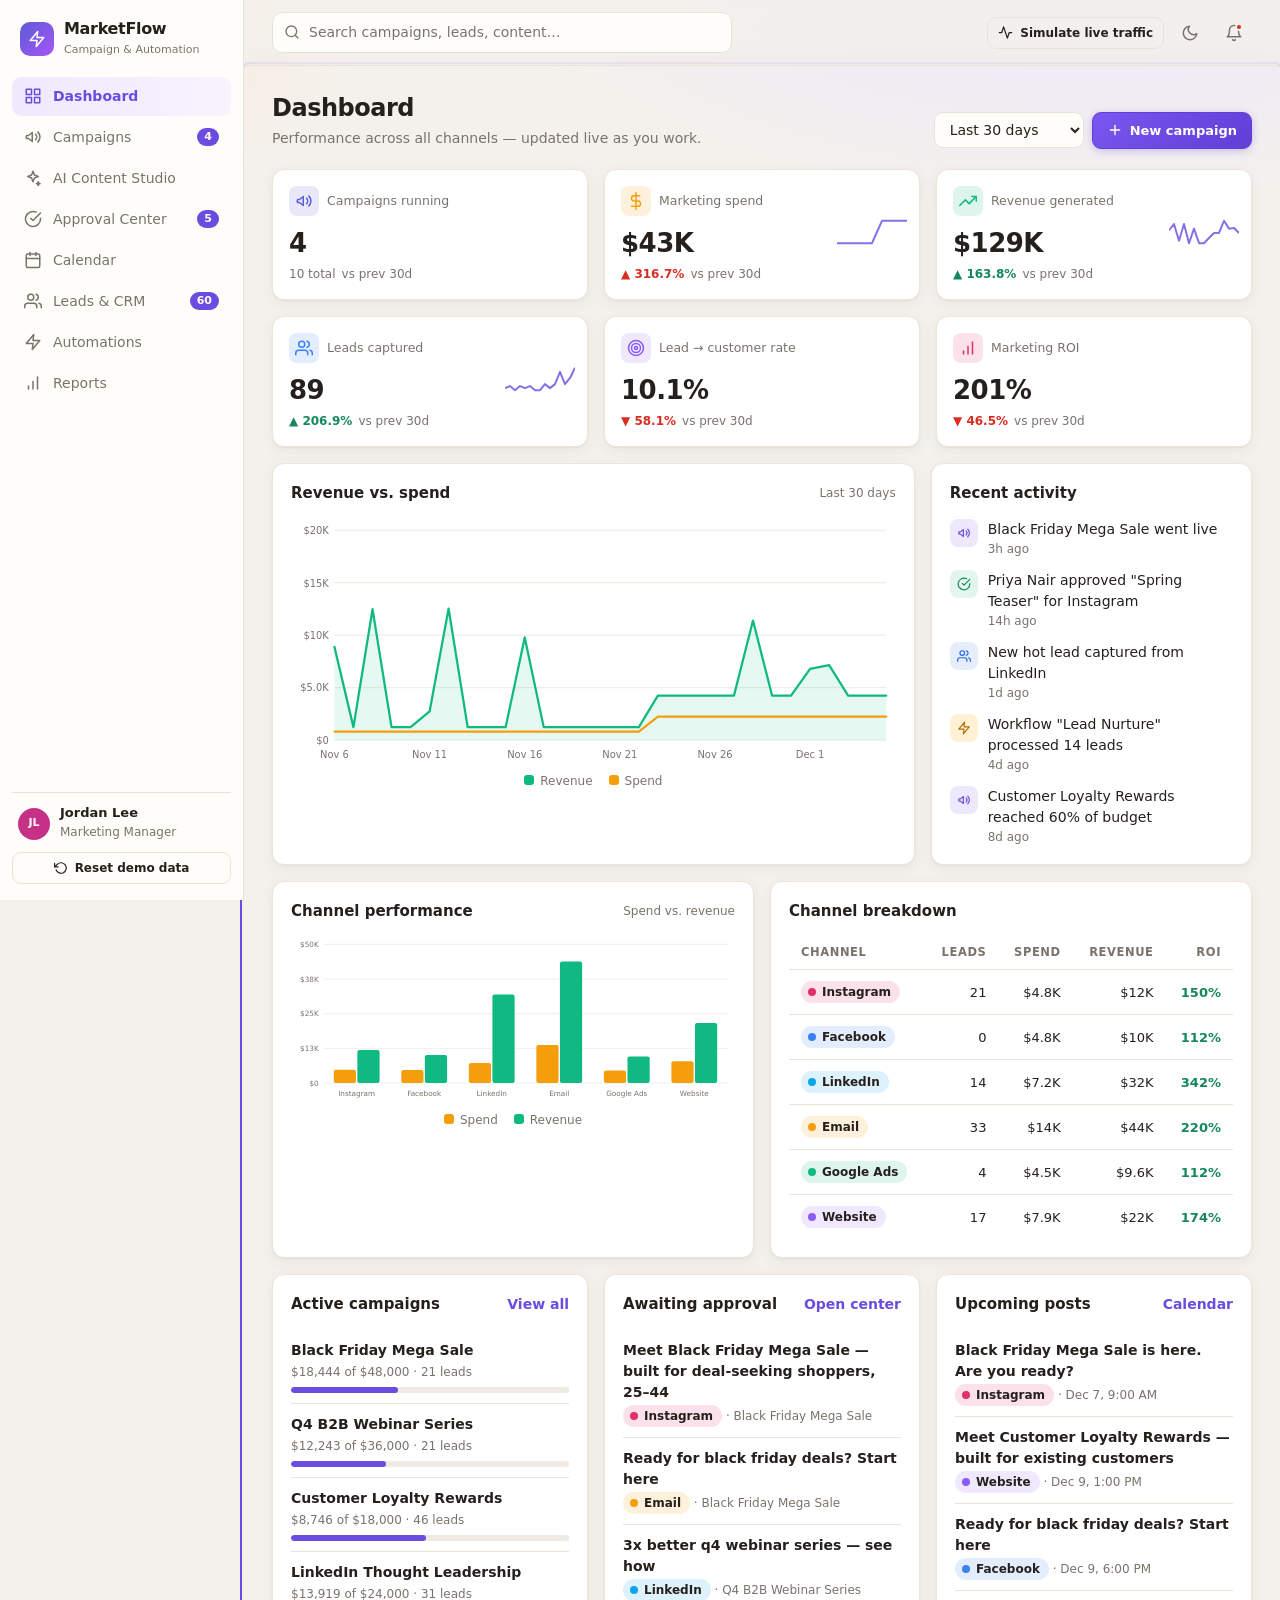
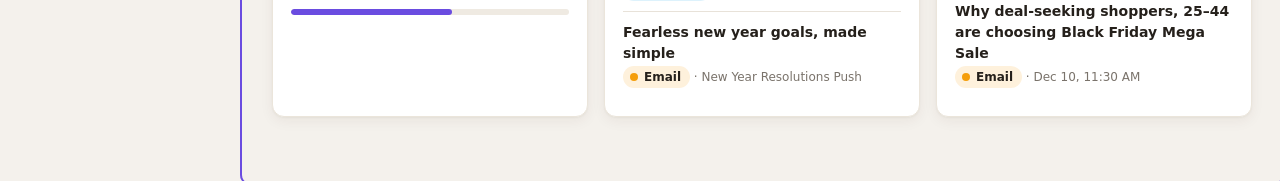
<file: index.html>
<!doctype html>
<html lang="en" data-theme="light">
<head>
  <meta charset="utf-8">
  <meta name="viewport" content="width=device-width, initial-scale=1">
  <title>MarketFlow — Marketing Campaign & Automation Platform</title>
  <meta name="description" content="MarketFlow: a static, localStorage-powered marketing operations dashboard simulating campaigns, content, approvals, CRM and automation.">
  <link rel="icon" href="data:image/svg+xml,%3Csvg xmlns='http://www.w3.org/2000/svg' viewBox='0 0 32 32'%3E%3Crect width='32' height='32' rx='8' fill='%235b5bd6'/%3E%3Cpath d='M18 5L8 18h7l-1 9 10-13h-7z' fill='white'/%3E%3C/svg%3E">
  <link rel="stylesheet" href="css/styles.css">
  <script>try{var t=JSON.parse(localStorage.getItem('marketflow.v1')||'{}').settings;document.documentElement.setAttribute('data-theme',(t&&t.theme)||'light')}catch(e){}</script>
</head>
<body>
  <div class="app" id="app"><div class="boot">Loading MarketFlow…</div></div>
  <noscript>MarketFlow needs JavaScript enabled.</noscript>
  <script src="js/util.js"></script>
  <script src="js/icons.js"></script>
  <script src="js/contentgen.js"></script>
  <script src="js/store.js"></script>
  <script src="js/charts.js"></script>
  <script src="js/ui.js"></script>
  <script src="js/views/dashboard.js"></script>
  <script src="js/views/campaigns.js"></script>
  <script src="js/views/studio.js"></script>
  <script src="js/views/approvals.js"></script>
  <script src="js/views/calendar.js"></script>
  <script src="js/views/leads.js"></script>
  <script src="js/views/workflows.js"></script>
  <script src="js/views/reports.js"></script>
  <script src="js/app.js"></script>
</body>
</html>
</file>
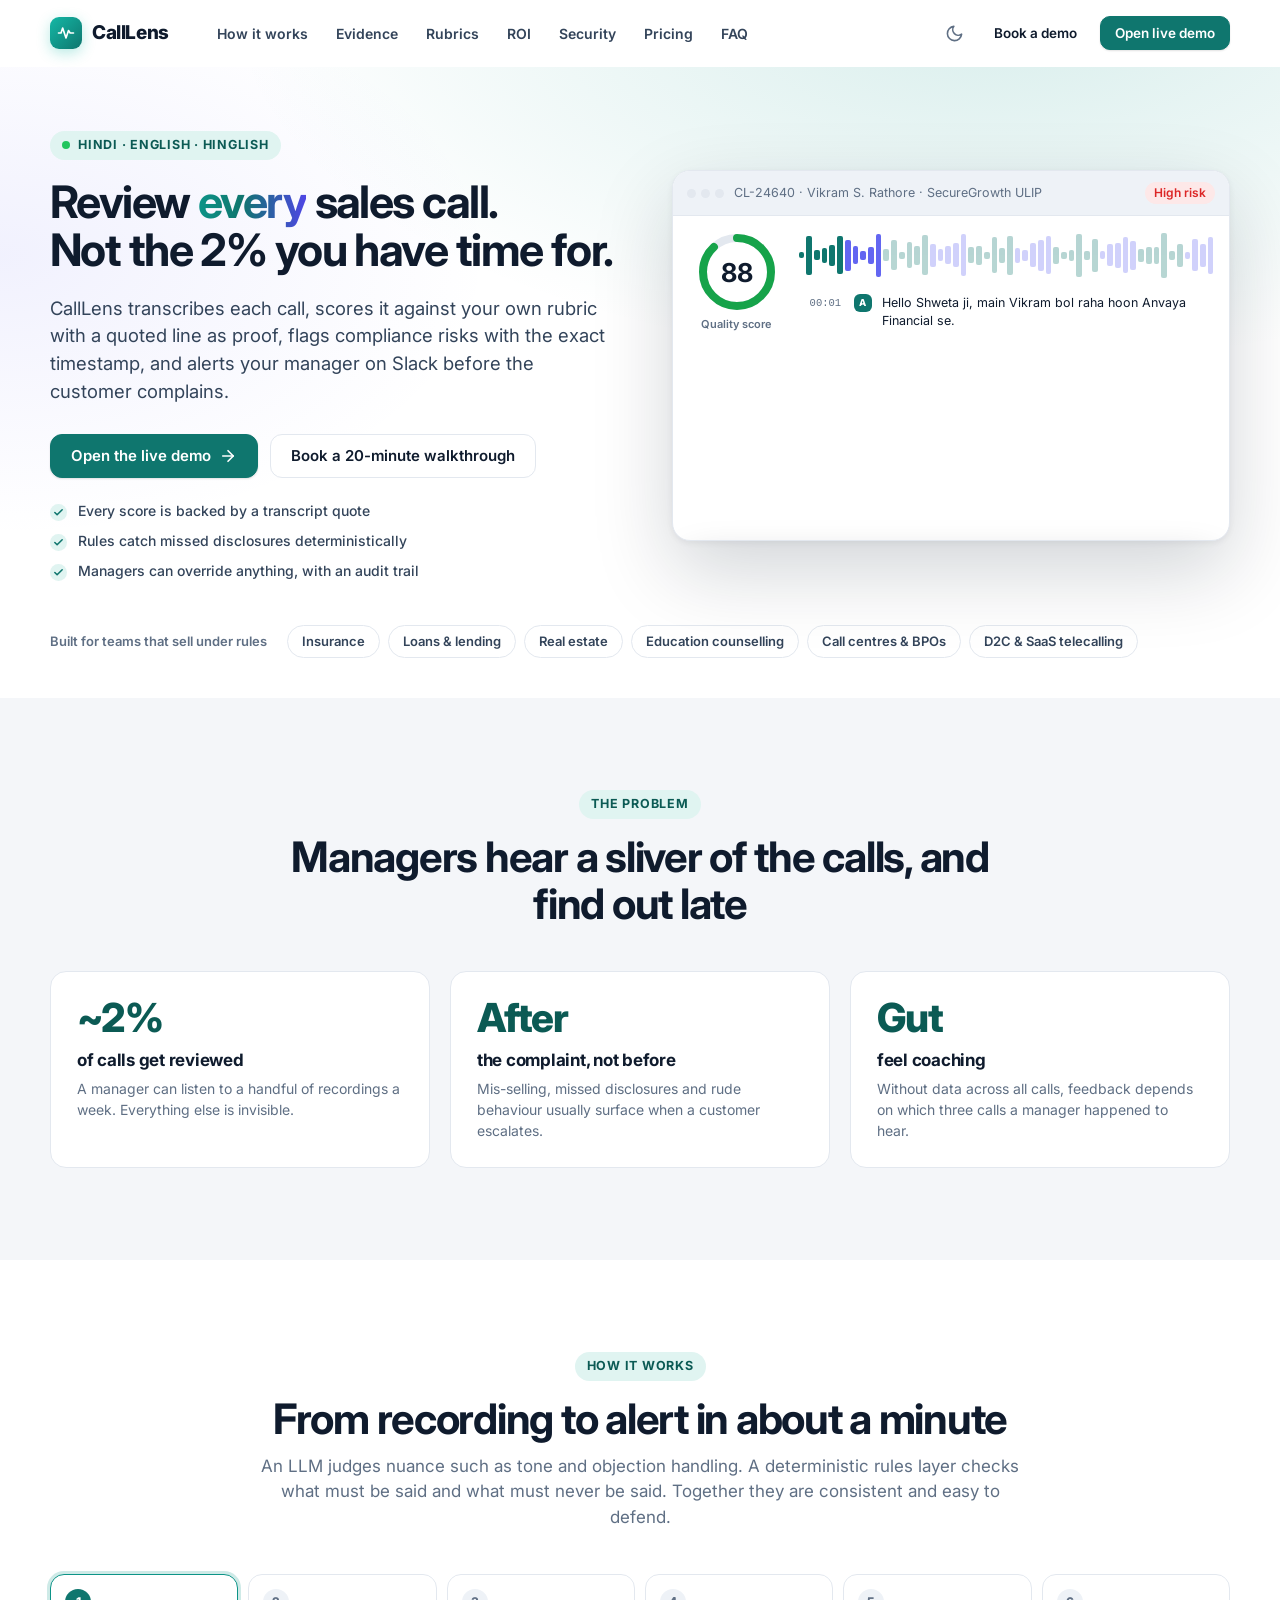
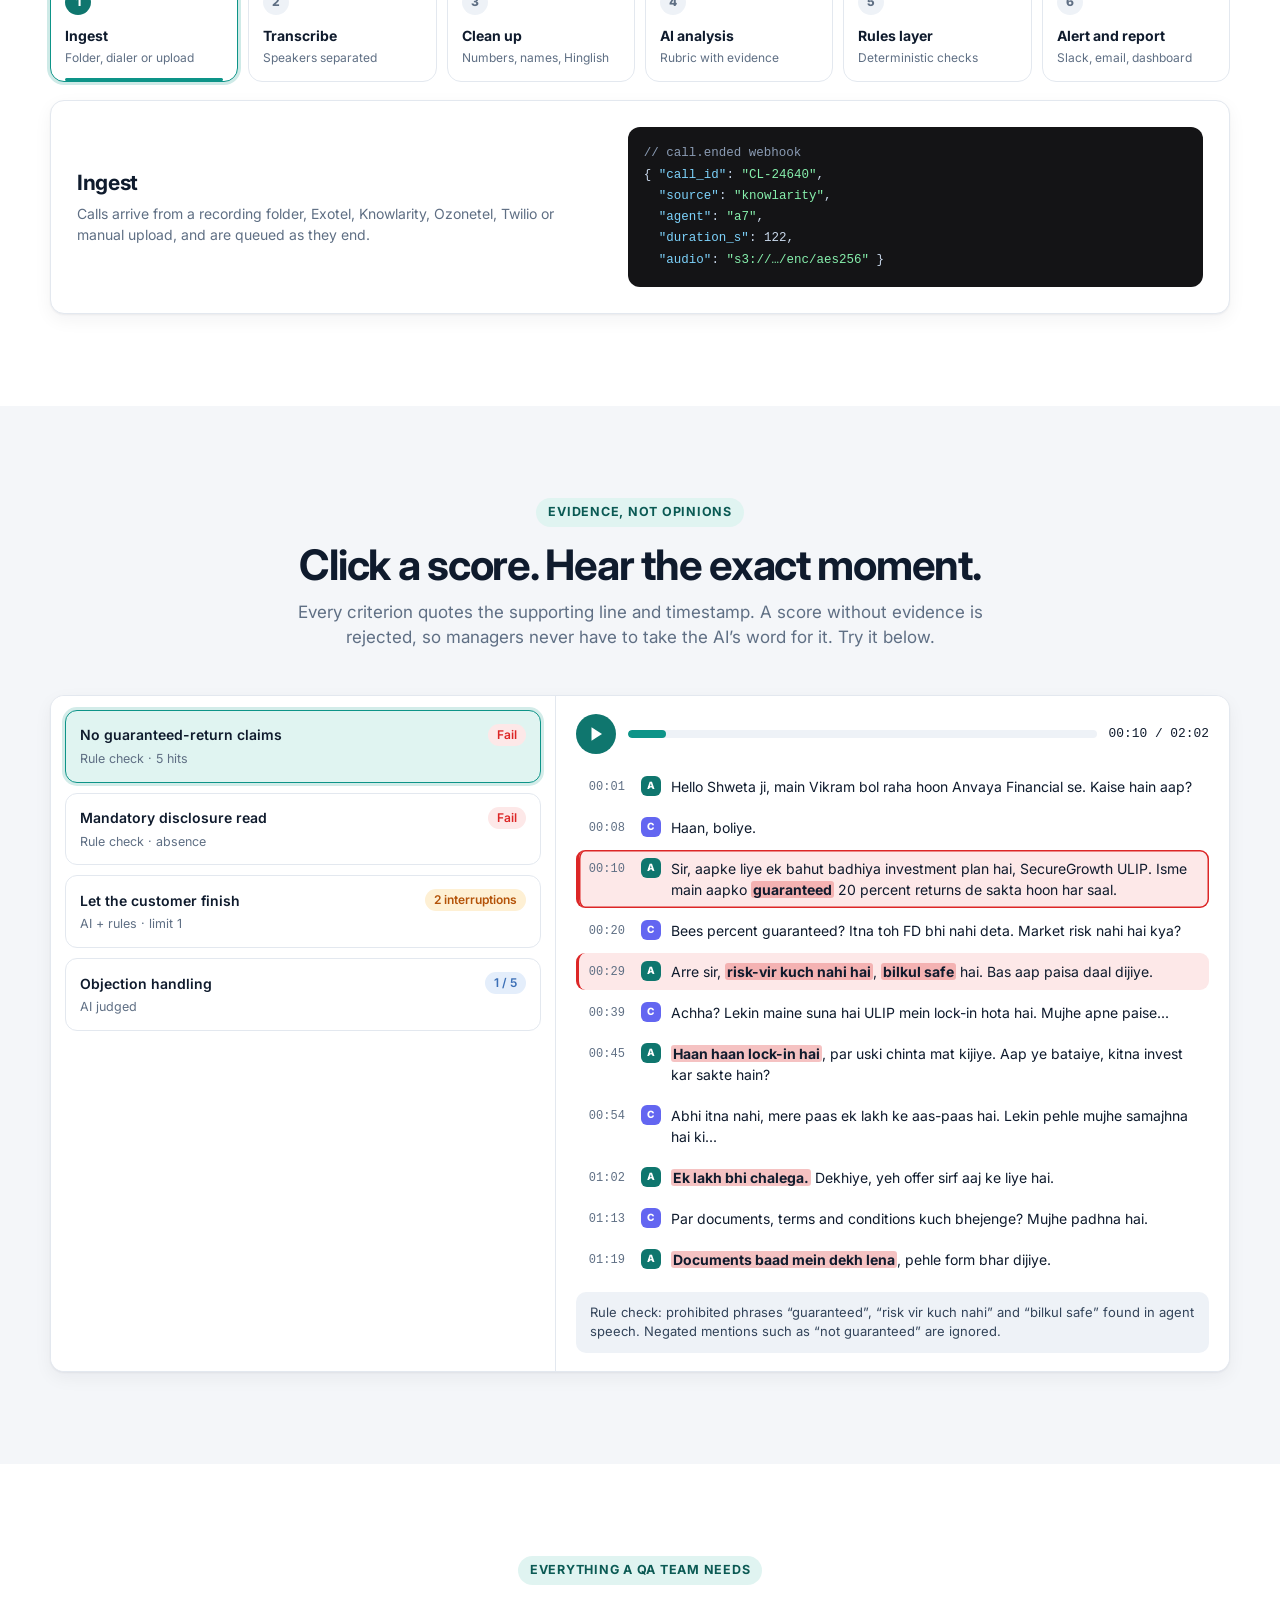
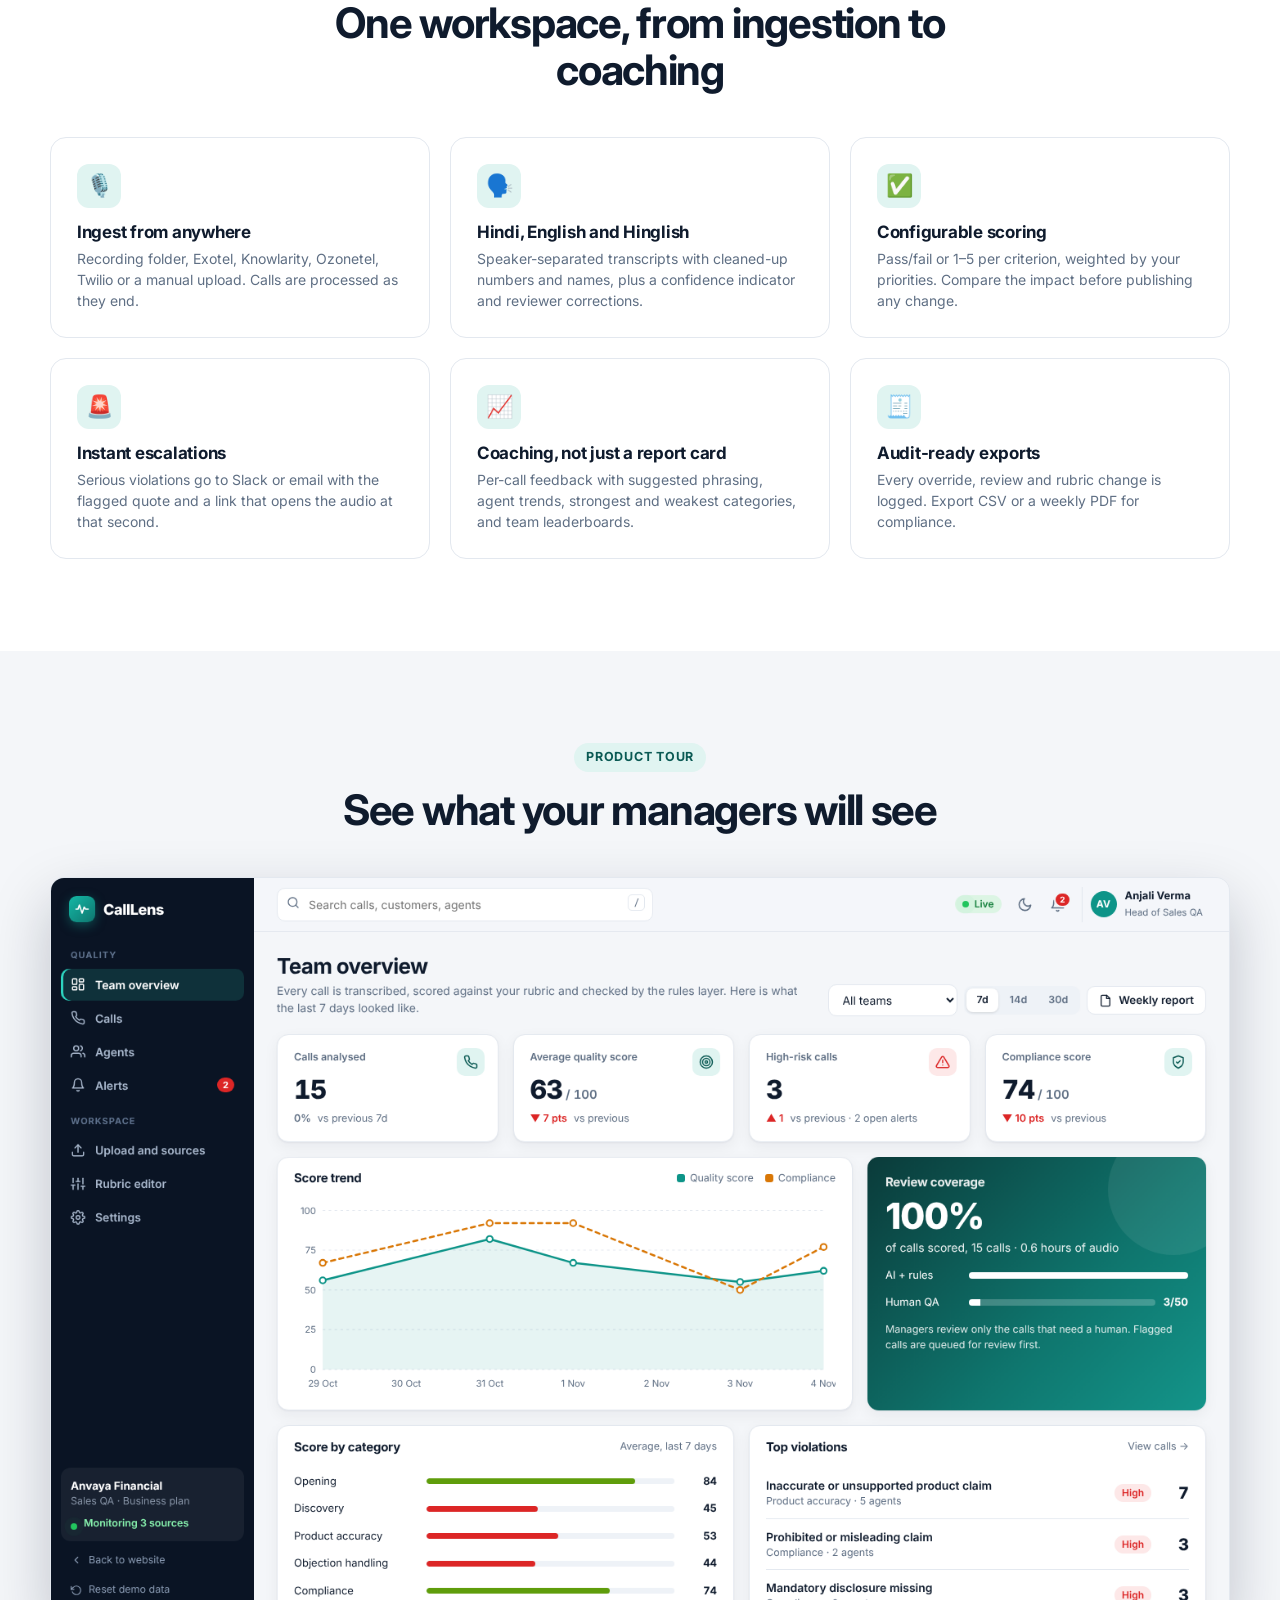
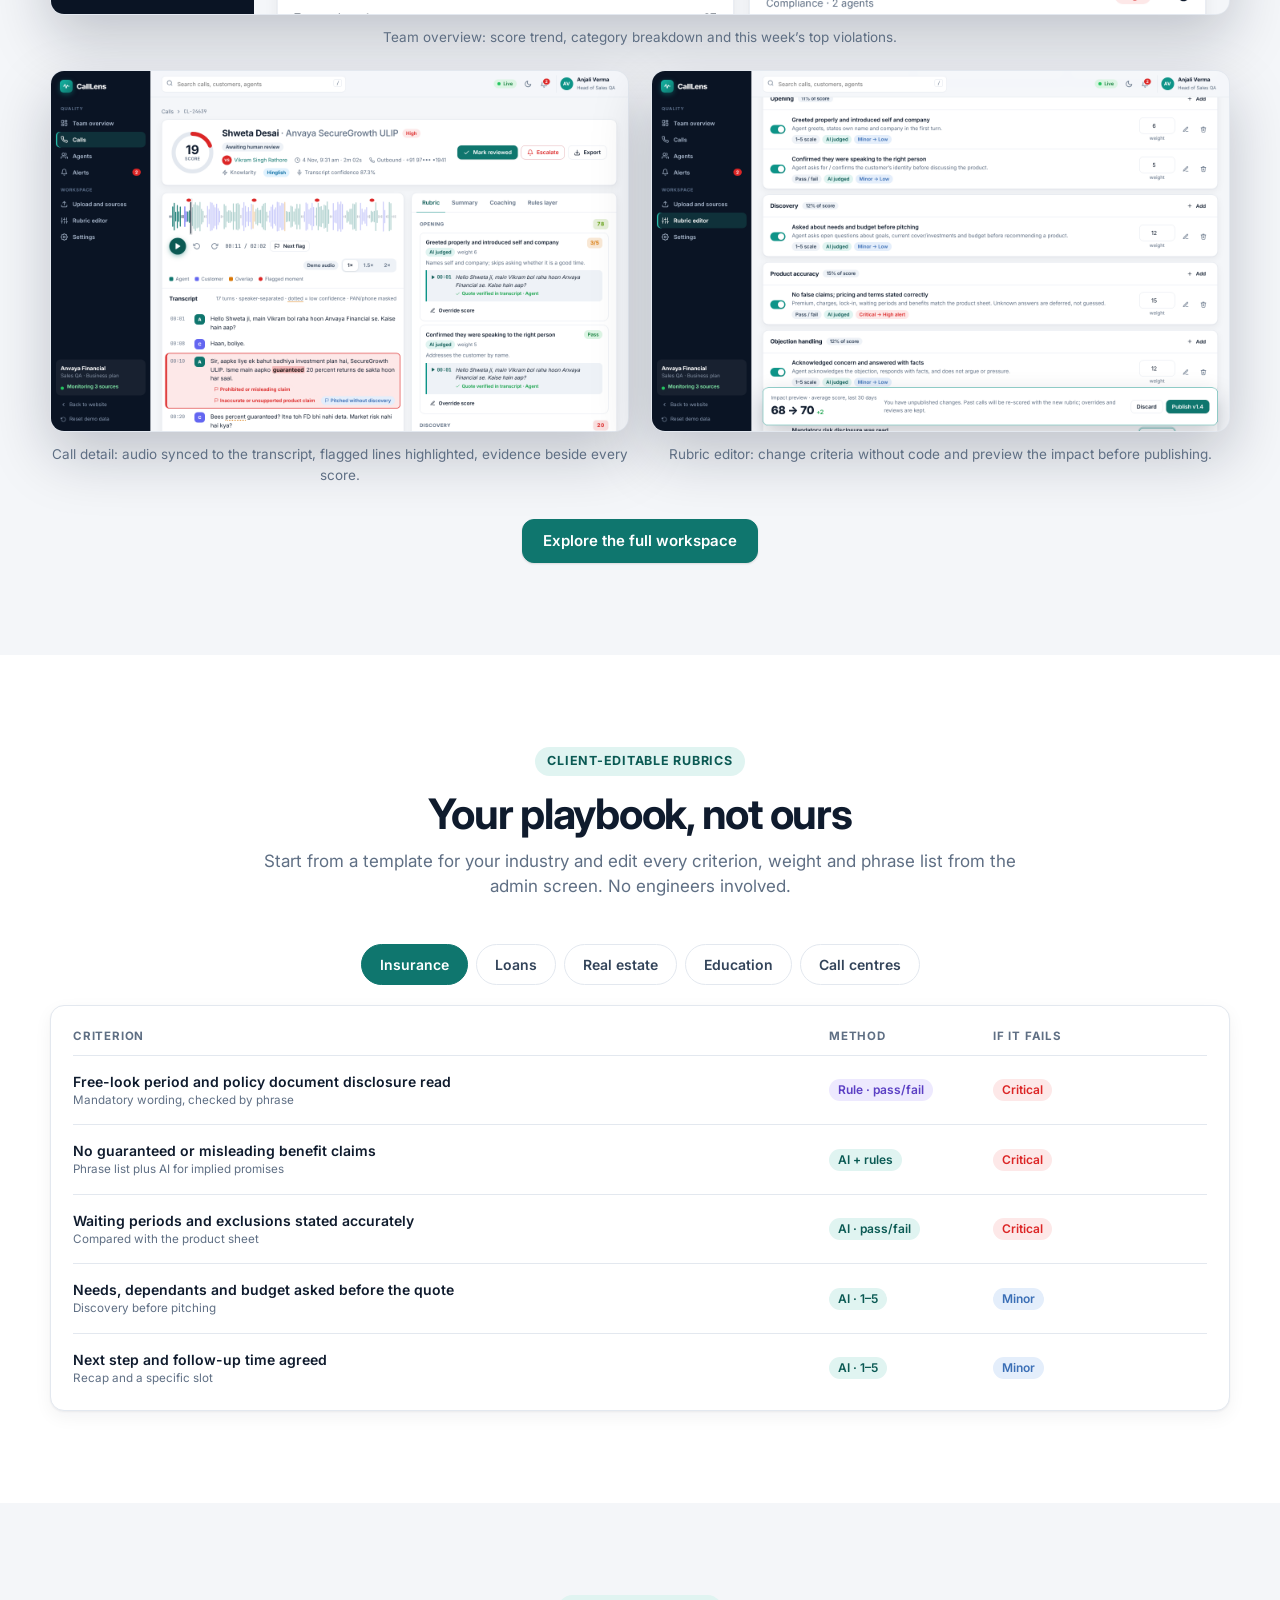
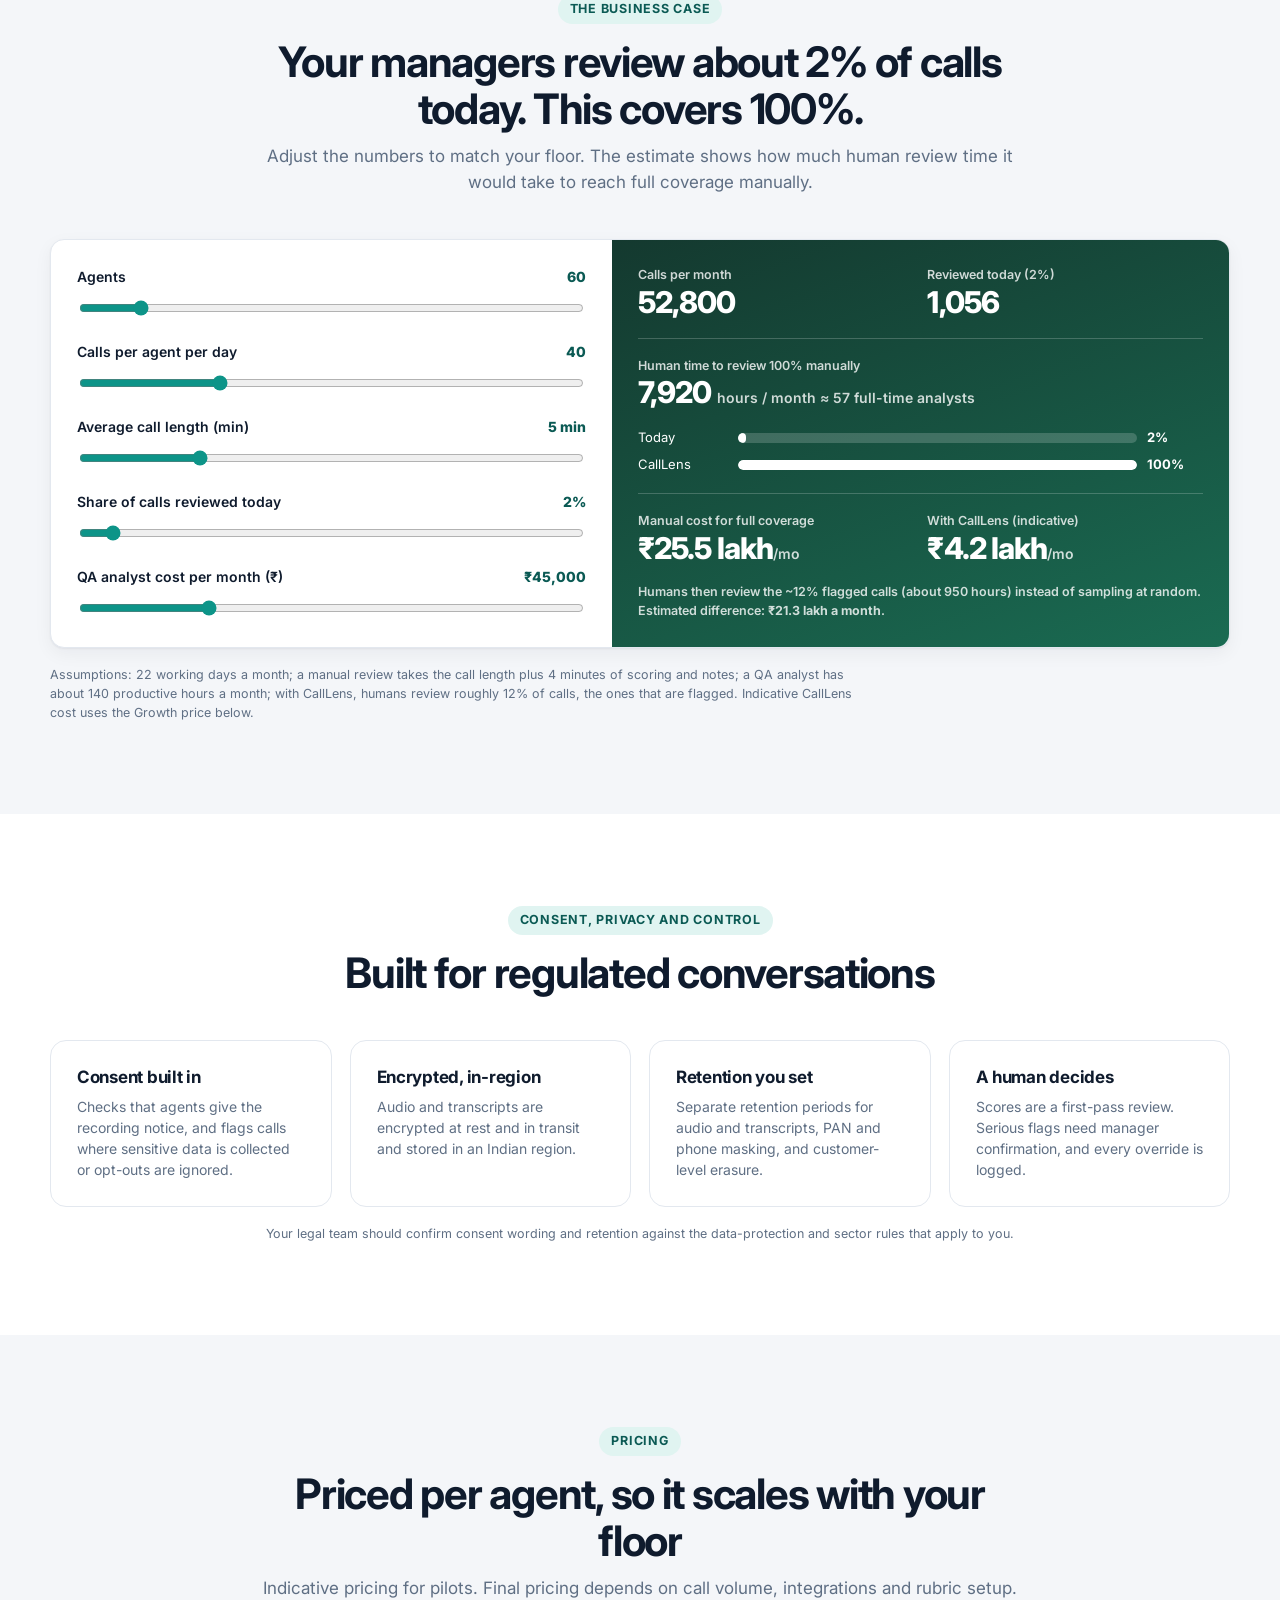
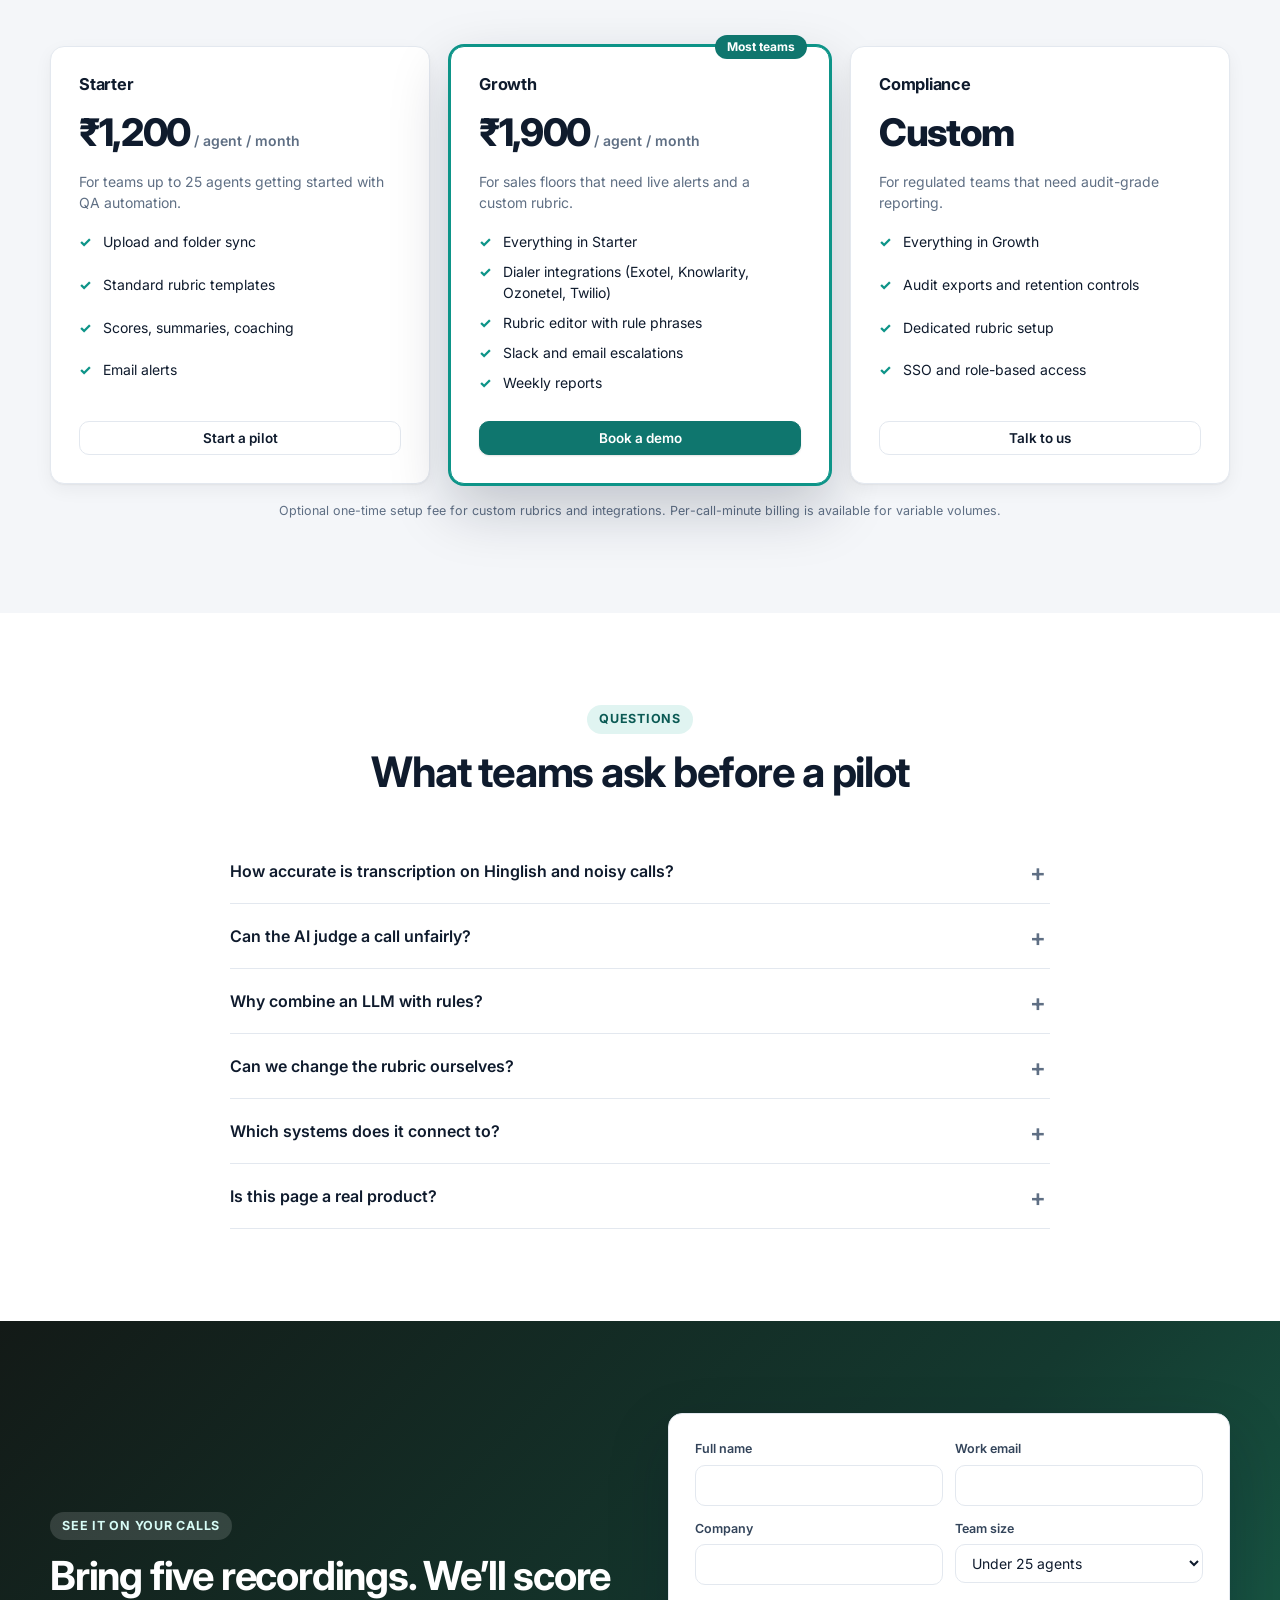
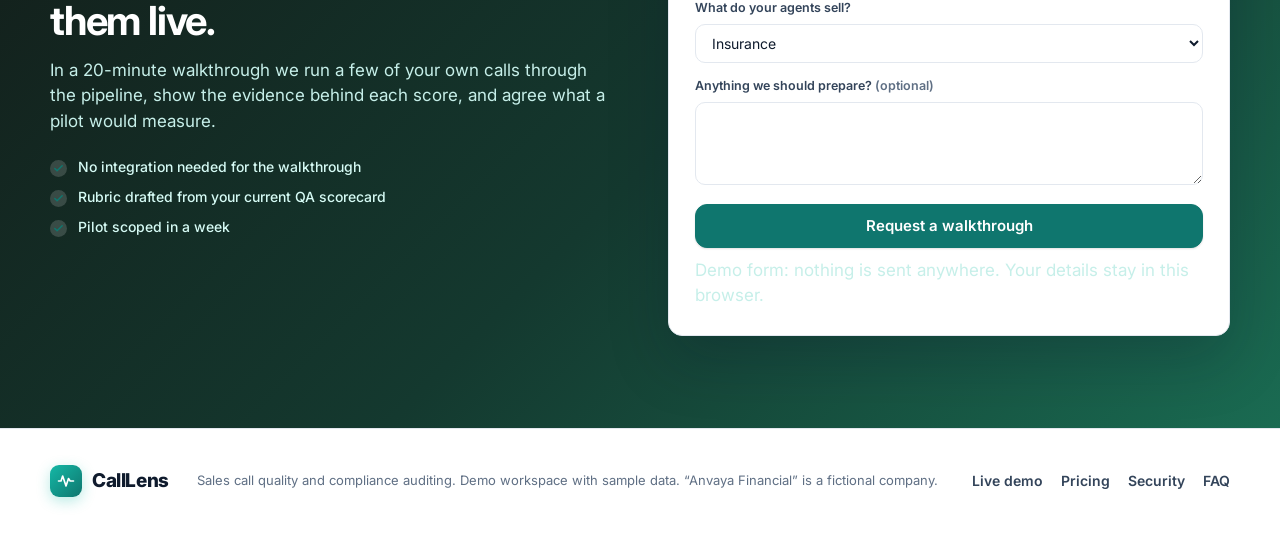
<file: call-auditor/index.html>
<!doctype html>
<html lang="en" data-theme="light">
<head>
  <meta charset="utf-8">
  <meta name="viewport" content="width=device-width, initial-scale=1">
  <title>CallLens · Review every sales call, not 2%</title>
  <meta name="description" content="CallLens transcribes every sales call in Hindi, English and Hinglish, scores it against your rubric with quoted evidence, flags compliance risks and alerts managers instantly.">
  <link rel="icon" href="data:image/svg+xml,%3Csvg xmlns='http://www.w3.org/2000/svg' viewBox='0 0 32 32'%3E%3Crect width='32' height='32' rx='9' fill='%230f766e'/%3E%3Cpath d='M5 16h4l3-8 5 16 4-12 2 4h4' fill='none' stroke='white' stroke-width='2.4' stroke-linecap='round' stroke-linejoin='round'/%3E%3C/svg%3E">
  <link rel="preconnect" href="https://fonts.googleapis.com"><link rel="preconnect" href="https://fonts.gstatic.com" crossorigin>
  <link rel="stylesheet" href="https://fonts.googleapis.com/css2?family=Inter:wght@400;500;600;700;800&display=swap">
  <link rel="stylesheet" href="css/base.css">
  <link rel="stylesheet" href="css/site.css">
  <script>try{var t=(JSON.parse(localStorage.getItem('calllens.v1')||'{}').settings||{}).theme||(matchMedia('(prefers-color-scheme: dark)').matches?'dark':'light');document.documentElement.setAttribute('data-theme',t)}catch(e){}</script>
</head>
<body class="site">
<a class="skip" href="#main">Skip to content</a>
<header class="nav" id="nav">
  <div class="wrap nav-in">
    <a class="logo" href="#top" aria-label="CallLens home"><span class="brand-mark"><svg width="20" height="20" viewBox="0 0 24 24" fill="none" stroke="#fff" stroke-width="2" stroke-linecap="round" stroke-linejoin="round"><path d="M3 12h3l2-6 4 12 3-9 2 3h4"/></svg></span>CallLens</a>
    <nav class="links" id="links" aria-label="Primary">
      <a href="#how">How it works</a><a href="#evidence">Evidence</a><a href="#rubric">Rubrics</a><a href="#roi">ROI</a><a href="#security">Security</a><a href="#pricing">Pricing</a><a href="#faq">FAQ</a>
    </nav>
    <div class="nav-r">
      <button class="icon-btn" id="themeT" aria-label="Toggle theme"></button>
      <a class="btn ghost hide-s" href="#demo">Book a demo</a>
      <a class="btn primary" href="app.html">Open live demo</a>
      <button class="icon-btn menu" id="menuT" aria-label="Menu" aria-expanded="false"><svg width="22" height="22" viewBox="0 0 24 24" fill="none" stroke="currentColor" stroke-width="2" stroke-linecap="round"><line x1="3" y1="7" x2="21" y2="7"/><line x1="3" y1="12" x2="21" y2="12"/><line x1="3" y1="17" x2="21" y2="17"/></svg></button>
    </div>
  </div>
</header>

<main id="main">
<!-- HERO -->
<section class="hero" id="top">
  <div class="wrap hero-in">
    <div class="hero-copy">
      <span class="eyebrow"><span class="dot live"></span> Hindi · English · Hinglish</span>
      <h1>Review <em>every</em> sales call.<br>Not the 2% you have time for.</h1>
      <p class="lead">CallLens transcribes each call, scores it against your own rubric with a quoted line as proof, flags compliance risks with the exact timestamp, and alerts your manager on Slack before the customer complains.</p>
      <div class="cta">
        <a class="btn primary lg" href="app.html">Open the live demo <svg width="18" height="18" viewBox="0 0 24 24" fill="none" stroke="currentColor" stroke-width="2.2" stroke-linecap="round" stroke-linejoin="round"><line x1="5" y1="12" x2="19" y2="12"/><polyline points="12 5 19 12 12 19"/></svg></a>
        <a class="btn lg" href="#demo">Book a 20-minute walkthrough</a>
      </div>
      <ul class="ticks">
        <li>Every score is backed by a transcript quote</li>
        <li>Rules catch missed disclosures deterministically</li>
        <li>Managers can override anything, with an audit trail</li>
      </ul>
    </div>
    <div class="mock" id="mock" aria-label="Animated preview of a flagged call">
      <div class="mock-top"><span class="mdots"><i></i><i></i><i></i></span><em>CL-24640 · Vikram S. Rathore · SecureGrowth ULIP</em><span class="chip sev-high">High risk</span></div>
      <div class="mock-body">
        <div class="mock-score"><div class="mr"><svg viewBox="0 0 80 80" width="80" height="80"><circle cx="40" cy="40" r="34" fill="none" stroke="var(--line)" stroke-width="8"/><circle id="mArc" cx="40" cy="40" r="34" fill="none" stroke="var(--bad)" stroke-width="8" stroke-linecap="round" stroke-dasharray="213.6" stroke-dashoffset="213.6" transform="rotate(-90 40 40)"/></svg><b id="mNum">0</b></div><small>Quality score</small></div>
        <div class="mock-main">
          <div class="mwave" id="mWave"></div>
          <div class="mtx" id="mTx"></div>
        </div>
      </div>
      <div class="mock-flags" id="mFlags"></div>
      <div class="mock-slack" id="mSlack"><span class="sl-ic">#</span><div><b>#qa-escalations</b> · now<br>🚨 <b>High-severity call flagged.</b> “guaranteed 20 percent returns” at 00:10. <u>Open call</u></div></div>
    </div>
  </div>
  <div class="wrap sectors"><span>Built for teams that sell under rules</span><ul><li>Insurance</li><li>Loans &amp; lending</li><li>Real estate</li><li>Education counselling</li><li>Call centres &amp; BPOs</li><li>D2C &amp; SaaS telecalling</li></ul></div>
</section>

<!-- PROBLEM -->
<section class="sec alt">
  <div class="wrap">
    <div class="head"><span class="eyebrow">The problem</span><h2>Managers hear a sliver of the calls, and find out late</h2></div>
    <div class="cols3">
      <article class="tile"><div class="big">~2%</div><h3>of calls get reviewed</h3><p>A manager can listen to a handful of recordings a week. Everything else is invisible.</p></article>
      <article class="tile"><div class="big">After</div><h3>the complaint, not before</h3><p>Mis-selling, missed disclosures and rude behaviour usually surface when a customer escalates.</p></article>
      <article class="tile"><div class="big">Gut</div><h3>feel coaching</h3><p>Without data across all calls, feedback depends on which three calls a manager happened to hear.</p></article>
    </div>
  </div>
</section>

<!-- HOW IT WORKS -->
<section class="sec" id="how">
  <div class="wrap">
    <div class="head"><span class="eyebrow">How it works</span><h2>From recording to alert in about a minute</h2><p>An LLM judges nuance such as tone and objection handling. A deterministic rules layer checks what must be said and what must never be said. Together they are consistent and easy to defend.</p></div>
    <div class="steps" id="steps" role="tablist" aria-label="Pipeline stages"></div>
    <div class="step-panel card" id="stepPanel" aria-live="polite"></div>
  </div>
</section>

<!-- EVIDENCE DEMO -->
<section class="sec alt" id="evidence">
  <div class="wrap">
    <div class="head"><span class="eyebrow">Evidence, not opinions</span><h2>Click a score. Hear the exact moment.</h2><p>Every criterion quotes the supporting line and timestamp. A score without evidence is rejected, so managers never have to take the AI’s word for it. Try it below.</p></div>
    <div class="ev-demo card">
      <div class="ev-l" id="evList" role="tablist" aria-label="Scored criteria"></div>
      <div class="ev-r">
        <div class="ev-player"><button class="play" id="evPlay" aria-label="Play from this moment"><svg width="18" height="18" viewBox="0 0 24 24" fill="currentColor"><polygon points="6 3 20 12 6 21"/></svg></button><div class="ev-track"><i id="evFill"></i></div><span class="mono" id="evTime">00:00 / 02:02</span></div>
        <div class="ev-tx" id="evTx"></div>
        <div class="ev-note" id="evNote"></div>
      </div>
    </div>
  </div>
</section>

<!-- FEATURES -->
<section class="sec">
  <div class="wrap">
    <div class="head"><span class="eyebrow">Everything a QA team needs</span><h2>One workspace, from ingestion to coaching</h2></div>
    <div class="feat">
      <article><span class="fi">🎙️</span><h3>Ingest from anywhere</h3><p>Recording folder, Exotel, Knowlarity, Ozonetel, Twilio or a manual upload. Calls are processed as they end.</p></article>
      <article><span class="fi">🗣️</span><h3>Hindi, English and Hinglish</h3><p>Speaker-separated transcripts with cleaned-up numbers and names, plus a confidence indicator and reviewer corrections.</p></article>
      <article><span class="fi">✅</span><h3>Configurable scoring</h3><p>Pass/fail or 1–5 per criterion, weighted by your priorities. Compare the impact before publishing any change.</p></article>
      <article><span class="fi">🚨</span><h3>Instant escalations</h3><p>Serious violations go to Slack or email with the flagged quote and a link that opens the audio at that second.</p></article>
      <article><span class="fi">📈</span><h3>Coaching, not just a report card</h3><p>Per-call feedback with suggested phrasing, agent trends, strongest and weakest categories, and team leaderboards.</p></article>
      <article><span class="fi">🧾</span><h3>Audit-ready exports</h3><p>Every override, review and rubric change is logged. Export CSV or a weekly PDF for compliance.</p></article>
    </div>
  </div>
</section>

<!-- PRODUCT TOUR -->
<section class="sec alt">
  <div class="wrap">
    <div class="head"><span class="eyebrow">Product tour</span><h2>See what your managers will see</h2></div>
    <div class="tour">
      <figure class="shot big"><img src="img/dashboard.png" width="1440" height="900" loading="lazy" alt="CallLens team overview showing score trend, review coverage and top violations"><figcaption>Team overview: score trend, category breakdown and this week’s top violations.</figcaption></figure>
      <figure class="shot"><img src="img/call-detail.png" width="1440" height="900" loading="lazy" alt="CallLens call detail page with synced audio waveform, transcript and rubric evidence"><figcaption>Call detail: audio synced to the transcript, flagged lines highlighted, evidence beside every score.</figcaption></figure>
      <figure class="shot"><img src="img/rubric.png" width="1440" height="900" loading="lazy" alt="CallLens rubric editor with weights and impact preview"><figcaption>Rubric editor: change criteria without code and preview the impact before publishing.</figcaption></figure>
    </div>
    <p class="center"><a class="btn primary lg" href="app.html">Explore the full workspace</a></p>
  </div>
</section>

<!-- RUBRICS -->
<section class="sec" id="rubric">
  <div class="wrap">
    <div class="head"><span class="eyebrow">Client-editable rubrics</span><h2>Your playbook, not ours</h2><p>Start from a template for your industry and edit every criterion, weight and phrase list from the admin screen. No engineers involved.</p></div>
    <div class="tabs-row" role="tablist" id="indTabs"></div>
    <div class="card ind" id="indBody"></div>
  </div>
</section>

<!-- ROI -->
<section class="sec alt" id="roi">
  <div class="wrap">
    <div class="head"><span class="eyebrow">The business case</span><h2>Your managers review about 2% of calls today. This covers 100%.</h2><p>Adjust the numbers to match your floor. The estimate shows how much human review time it would take to reach full coverage manually.</p></div>
    <div class="roi card">
      <div class="roi-in">
        <label>Agents <output id="oAg"></output><input type="range" id="rAg" min="5" max="500" value="60"></label>
        <label>Calls per agent per day <output id="oCp"></output><input type="range" id="rCp" min="10" max="120" value="40"></label>
        <label>Average call length (min) <output id="oLn"></output><input type="range" id="rLn" min="2" max="15" value="5"></label>
        <label>Share of calls reviewed today <output id="oRv"></output><input type="range" id="rRv" min="1" max="20" value="2"></label>
        <label>QA analyst cost per month (₹) <output id="oCs"></output><input type="range" id="rCs" min="20000" max="120000" step="5000" value="45000"></label>
      </div>
      <div class="roi-out" id="roiOut"></div>
    </div>
    <p class="fine">Assumptions: 22 working days a month; a manual review takes the call length plus 4 minutes of scoring and notes; a QA analyst has about 140 productive hours a month; with CallLens, humans review roughly 12% of calls, the ones that are flagged. Indicative CallLens cost uses the Growth price below.</p>
  </div>
</section>

<!-- SECURITY -->
<section class="sec" id="security">
  <div class="wrap">
    <div class="head"><span class="eyebrow">Consent, privacy and control</span><h2>Built for regulated conversations</h2></div>
    <div class="cols4">
      <article class="tile"><h3>Consent built in</h3><p>Checks that agents give the recording notice, and flags calls where sensitive data is collected or opt-outs are ignored.</p></article>
      <article class="tile"><h3>Encrypted, in-region</h3><p>Audio and transcripts are encrypted at rest and in transit and stored in an Indian region.</p></article>
      <article class="tile"><h3>Retention you set</h3><p>Separate retention periods for audio and transcripts, PAN and phone masking, and customer-level erasure.</p></article>
      <article class="tile"><h3>A human decides</h3><p>Scores are a first-pass review. Serious flags need manager confirmation, and every override is logged.</p></article>
    </div>
    <p class="fine center">Your legal team should confirm consent wording and retention against the data-protection and sector rules that apply to you.</p>
  </div>
</section>

<!-- PRICING -->
<section class="sec alt" id="pricing">
  <div class="wrap">
    <div class="head"><span class="eyebrow">Pricing</span><h2>Priced per agent, so it scales with your floor</h2><p>Indicative pricing for pilots. Final pricing depends on call volume, integrations and rubric setup.</p></div>
    <div class="price">
      <article class="card pl"><h3>Starter</h3><div class="amt">₹1,200<small> / agent / month</small></div><p class="muted">For teams up to 25 agents getting started with QA automation.</p><ul><li>Upload and folder sync</li><li>Standard rubric templates</li><li>Scores, summaries, coaching</li><li>Email alerts</li></ul><a class="btn" href="#demo">Start a pilot</a></article>
      <article class="card pl hot"><span class="pop">Most teams</span><h3>Growth</h3><div class="amt">₹1,900<small> / agent / month</small></div><p class="muted">For sales floors that need live alerts and a custom rubric.</p><ul><li>Everything in Starter</li><li>Dialer integrations (Exotel, Knowlarity, Ozonetel, Twilio)</li><li>Rubric editor with rule phrases</li><li>Slack and email escalations</li><li>Weekly reports</li></ul><a class="btn primary" href="#demo">Book a demo</a></article>
      <article class="card pl"><h3>Compliance</h3><div class="amt">Custom</div><p class="muted">For regulated teams that need audit-grade reporting.</p><ul><li>Everything in Growth</li><li>Audit exports and retention controls</li><li>Dedicated rubric setup</li><li>SSO and role-based access</li></ul><a class="btn" href="#demo">Talk to us</a></article>
    </div>
    <p class="fine center">Optional one-time setup fee for custom rubrics and integrations. Per-call-minute billing is available for variable volumes.</p>
  </div>
</section>

<!-- FAQ -->
<section class="sec" id="faq">
  <div class="wrap narrow">
    <div class="head"><span class="eyebrow">Questions</span><h2>What teams ask before a pilot</h2></div>
    <div class="faq">
      <details><summary>How accurate is transcription on Hinglish and noisy calls?</summary><p>Accuracy varies by provider and audio quality, so we benchmark engines on your own recordings during the pilot. Every transcript shows a confidence indicator, low-confidence words are underlined, and reviewers can correct a line, which instantly re-runs the rules layer.</p></details>
      <details><summary>Can the AI judge a call unfairly?</summary><p>Each score must quote a transcript line, otherwise it is rejected. Managers can override any score with a reason, and the original result stays in the audit trail. We position CallLens as a first-pass reviewer; disciplinary decisions stay with people.</p></details>
      <details><summary>Why combine an LLM with rules?</summary><p>An LLM is good at nuance such as tone. Rules are better at facts, such as whether the disclosure sentence was said at all, or how long each person spoke. Using both makes results consistent and credible.</p></details>
      <details><summary>Can we change the rubric ourselves?</summary><p>Yes. Client admins add and edit criteria, weights, severities and phrase lists in the rubric editor. You see the impact on the last 30 days before publishing.</p></details>
      <details><summary>Which systems does it connect to?</summary><p>Exotel, Knowlarity, Ozonetel and Twilio, S3-compatible or SFTP recording folders, and manual upload. Alerts go to Slack and email.</p></details>
      <details><summary>Is this page a real product?</summary><p>This site and the workspace behind “Open live demo” run entirely in your browser with bundled sample calls and scripted transcripts, so you can explore without sending any audio anywhere.</p></details>
    </div>
  </div>
</section>

<!-- DEMO FORM -->
<section class="sec cta-band" id="demo">
  <div class="wrap demo">
    <div><span class="eyebrow light">See it on your calls</span><h2>Bring five recordings. We’ll score them live.</h2><p>In a 20-minute walkthrough we run a few of your own calls through the pipeline, show the evidence behind each score, and agree what a pilot would measure.</p>
      <ul class="ticks light"><li>No integration needed for the walkthrough</li><li>Rubric drafted from your current QA scorecard</li><li>Pilot scoped in a week</li></ul></div>
    <form class="card form" id="demoForm" novalidate>
      <div class="f2"><div class="field"><label class="f" for="fn">Full name</label><input id="fn" name="name" type="text" autocomplete="name" required></div><div class="field"><label class="f" for="fe">Work email</label><input id="fe" name="email" type="email" autocomplete="email" required></div></div>
      <div class="f2"><div class="field"><label class="f" for="fc">Company</label><input id="fc" name="company" type="text" autocomplete="organization" required></div><div class="field"><label class="f" for="fs">Team size</label><select id="fs"><option>Under 25 agents</option><option>25–100 agents</option><option>100–500 agents</option><option>500+ agents</option></select></div></div>
      <div class="field"><label class="f" for="fv">What do your agents sell?</label><select id="fv"><option>Insurance</option><option>Loans and lending</option><option>Real estate</option><option>Education counselling</option><option>Call centre / BPO</option><option>D2C or SaaS</option><option>Something else</option></select></div>
      <div class="field"><label class="f" for="fm">Anything we should prepare? <span class="muted">(optional)</span></label><textarea id="fm" rows="3"></textarea></div>
      <button class="btn primary lg" type="submit" style="width:100%">Request a walkthrough</button>
      <p class="fine" style="margin-top:10px">Demo form: nothing is sent anywhere. Your details stay in this browser.</p>
      <div class="ok" id="formOk" hidden><div class="okc">✓</div><h3>Thanks, <span id="okName"></span>.</h3><p>We’ve noted your request. In a real deployment you’d now get a calendar link at <b id="okMail"></b>. Meanwhile, you can explore the workspace.</p><a class="btn primary" href="app.html">Open the live demo</a></div>
    </form>
  </div>
</section>
</main>

<footer class="foot">
  <div class="wrap foot-in"><a class="logo" href="#top"><span class="brand-mark"><svg width="20" height="20" viewBox="0 0 24 24" fill="none" stroke="#fff" stroke-width="2" stroke-linecap="round" stroke-linejoin="round"><path d="M3 12h3l2-6 4 12 3-9 2 3h4"/></svg></span>CallLens</a><p class="muted">Sales call quality and compliance auditing. Demo workspace with sample data. “Anvaya Financial” is a fictional company.</p><nav><a href="app.html">Live demo</a><a href="#pricing">Pricing</a><a href="#security">Security</a><a href="#faq">FAQ</a></nav></div>
</footer>
<script src="js/landing.js"></script>
</body>
</html>
</file>
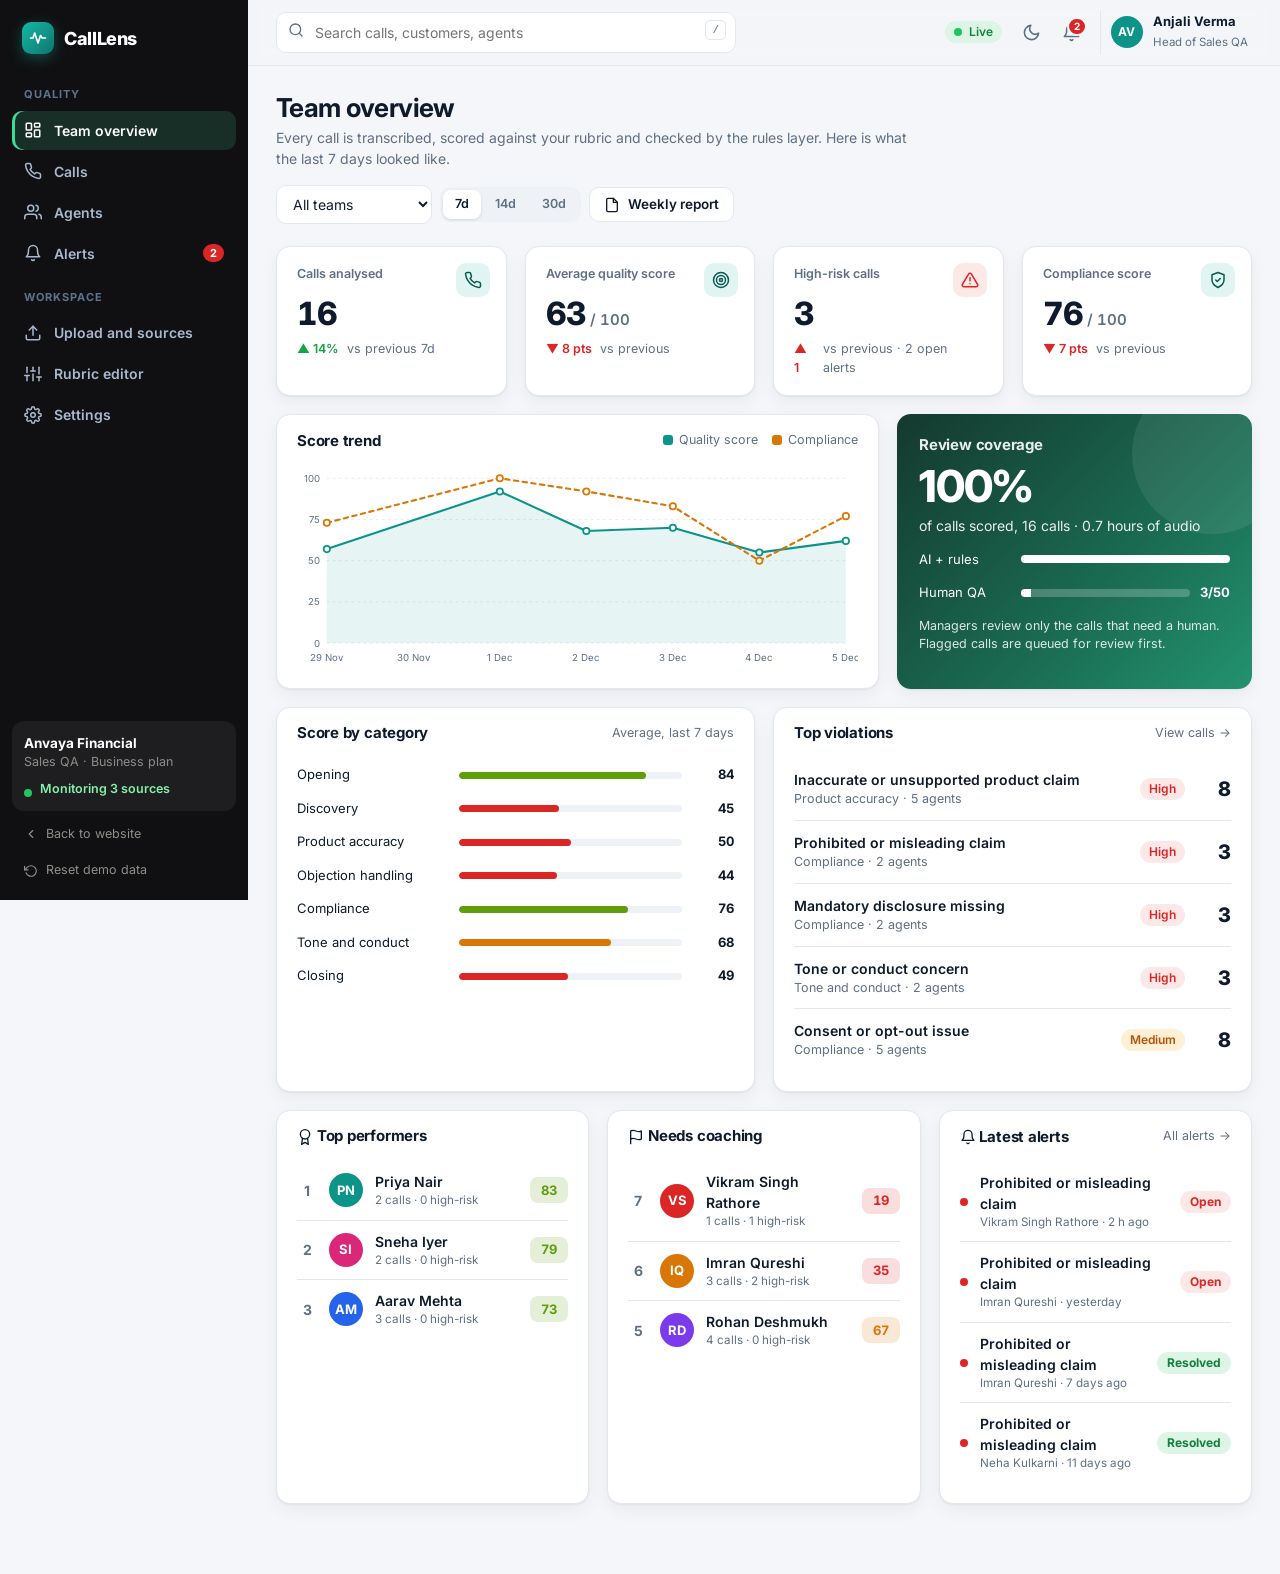
<file: call-auditor/app.html>
<!doctype html>
<html lang="en" data-theme="light">
<head>
  <meta charset="utf-8">
  <meta name="viewport" content="width=device-width, initial-scale=1">
  <title>CallLens · Sales QA workspace</title>
  <meta name="robots" content="noindex">
  <link rel="icon" href="data:image/svg+xml,%3Csvg xmlns='http://www.w3.org/2000/svg' viewBox='0 0 32 32'%3E%3Crect width='32' height='32' rx='9' fill='%230f766e'/%3E%3Cpath d='M5 16h4l3-8 5 16 4-12 2 4h4' fill='none' stroke='white' stroke-width='2.4' stroke-linecap='round' stroke-linejoin='round'/%3E%3C/svg%3E">
  <link rel="preconnect" href="https://fonts.googleapis.com"><link rel="preconnect" href="https://fonts.gstatic.com" crossorigin>
  <link rel="stylesheet" href="https://fonts.googleapis.com/css2?family=Inter:wght@400;500;600;700;800&display=swap">
  <link rel="stylesheet" href="css/base.css">
  <link rel="stylesheet" href="css/app.css">
  <script>try{var t=(JSON.parse(localStorage.getItem('calllens.v1')||'{}').settings||{}).theme||(matchMedia('(prefers-color-scheme: dark)').matches?'dark':'light');document.documentElement.setAttribute('data-theme',t)}catch(e){}</script>
</head>
<body>
  <div class="app" id="app"><div style="padding:40px;color:#888">Loading workspace…</div></div>
  <noscript>CallLens needs JavaScript enabled.</noscript>
  <script src="js/data.js"></script>
  <script src="js/engine.js"></script>
  <script src="js/ui.js"></script>
  <script src="js/views-calls.js"></script>
  <script src="js/views-ops.js"></script>
  <script src="js/app.js"></script>
</body>
</html>
</file>
<file: css/styles.css>
/* MarketFlow — styles */
:root{--bg:#f4f1ec;--surface:#fff;--surface2:#f8f5f0;--text:#25201b;--muted:#7a736b;--border:#e8e2d9;--primary:#6a4ce0;--primary-h:#5b3fc4;--primary-s:#eee8fd;--on-primary:#fff;
--green:#16875a;--green-s:#e3f6ec;--amber:#b86e00;--amber-s:#fff1d6;--red:#d92d20;--red-s:#fde8e6;--blue:#2563eb;--blue-s:#e6eefc;--purple:#7c3aed;--purple-s:#efe8fd;--orange:#d9560b;--orange-s:#ffeadb;--teal:#0f8a8a;--teal-s:#dcf5f3;--grey:#5b6474;--grey-s:#efeae2;
--shadow:0 1px 2px rgba(60,40,20,.04),0 4px 14px rgba(60,40,20,.06);--shadow-l:0 20px 50px rgba(16,24,40,.22);--r:12px;--sbw:244px;--grid:#eee8de}
[data-theme=dark]{--bg:#151413;--surface:#1e1d1b;--surface2:#252321;--text:#efece8;--muted:#a29d96;--border:#33312e;--primary:#a58bf7;--primary-h:#b9a4fa;--primary-s:#2e2745;--on-primary:#1a1233;
--green:#4ade9a;--green-s:#133326;--amber:#fbbf4a;--amber-s:#3a2c0d;--red:#ff7b72;--red-s:#40191a;--blue:#7aa7ff;--blue-s:#1f2b40;--purple:#b794ff;--purple-s:#2f2548;--orange:#ff9a5c;--orange-s:#3d2210;--teal:#4fd6d0;--teal-s:#0f3331;--grey:#aab2c4;--grey-s:#2c2a27;--shadow:0 1px 2px rgba(0,0,0,.4);--shadow-l:0 20px 50px rgba(0,0,0,.6);--grid:#2e2c29}
*{box-sizing:border-box}html{scroll-behavior:smooth}
body{margin:0;font:14px/1.5 Inter,system-ui,-apple-system,"Segoe UI",Roboto,sans-serif;background:var(--bg);color:var(--text);-webkit-font-smoothing:antialiased}
body.noscroll{overflow:hidden}
h1,h2,h3,h4,h5,h6,p{margin:0}h1{font-size:24px;letter-spacing:-.02em}h3{font-size:15px}h4{font-size:14px}
a{color:inherit;text-decoration:none}.link,.lnk{color:var(--primary);font-weight:600;background:none;border:0;padding:0;cursor:pointer;font:inherit;font-weight:600}.link:hover,.lnk:hover{text-decoration:underline}
button{font:inherit;color:inherit;cursor:pointer}button:disabled{opacity:.5;cursor:not-allowed}
:focus-visible{outline:2px solid var(--primary);outline-offset:2px;border-radius:6px}
.muted{color:var(--muted)}.sm{font-size:12px}small{font-size:12px;color:var(--muted)}.block{display:block}.nw{white-space:nowrap}.r{text-align:right}.center{text-align:center;padding:0 0 24px}
.sr{position:absolute;width:1px;height:1px;overflow:hidden;clip:rect(0 0 0 0)}
.ic{flex:none;vertical-align:middle}.pos{color:var(--green);font-weight:600}.neg{color:var(--red);font-weight:600}
.row{display:flex;align-items:center;gap:8px}.row.wrap{flex-wrap:wrap}.end{justify-content:flex-end}.grow{flex:1;min-width:0}.mt{margin-top:14px}.between{display:flex;justify-content:space-between;align-items:center;gap:8px}
.boot{padding:60px;text-align:center;color:var(--muted)}

/* layout */
.app{display:flex;min-height:100vh}
.sidebar{width:var(--sbw);flex:none;background:var(--surface);border-right:1px solid var(--border);display:flex;flex-direction:column;position:sticky;top:0;height:100vh;padding:16px 12px;z-index:30}
.brand{display:flex;gap:10px;align-items:center;padding:4px 8px 18px}.brand b{font-size:16px;letter-spacing:-.02em;display:block;line-height:1.1}.brand small{font-size:11px}
.logo{width:34px;height:34px;border-radius:10px;background:linear-gradient(135deg,#5b5bd6,#a855f7);color:#fff;display:grid;place-items:center}
nav{display:flex;flex-direction:column;gap:2px;flex:1;overflow:auto}
.nav-i{display:flex;align-items:center;gap:11px;padding:9px 12px;border-radius:9px;color:var(--muted);font-weight:500;transition:.15s}
.nav-i:hover{background:var(--surface2);color:var(--text)}.nav-i.on{background:var(--primary-s);color:var(--primary);font-weight:600}
.nav-c:empty{display:none}.nav-c{margin-left:auto;font-style:normal;font-size:11px;font-weight:700;background:var(--primary);color:var(--on-primary);border-radius:99px;padding:1px 7px;min-width:20px;text-align:center}
.side-f{border-top:1px solid var(--border);padding-top:12px;display:flex;flex-direction:column;gap:10px}.me{display:flex;gap:10px;align-items:center;padding:0 6px}.me b{display:block;font-size:13px;line-height:1.2}
.avatar{width:32px;height:32px;border-radius:50%;background:hsl(var(--h) 60% 48%);color:#fff;display:inline-grid;place-items:center;font-size:11px;font-weight:700;flex:none}
.main{flex:1;min-width:0;display:flex;flex-direction:column}
.topbar{position:sticky;top:0;z-index:20;display:flex;align-items:center;gap:12px;padding:12px 28px;background:color-mix(in srgb,var(--bg) 88%,transparent);backdrop-filter:blur(10px);border-bottom:1px solid var(--border)}
.gsearch{position:relative;flex:1;max-width:460px}.gsearch>span{position:absolute;left:12px;top:9px;color:var(--muted)}
.gsearch input{width:100%;padding:9px 12px 9px 36px;border:1px solid var(--border);border-radius:10px;background:var(--surface);color:var(--text)}
.gresults{display:none;position:absolute;top:44px;left:0;right:0;background:var(--surface);border:1px solid var(--border);border-radius:12px;box-shadow:var(--shadow-l);padding:6px;max-height:360px;overflow:auto}.gresults.open{display:block}
.gresults h6{font-size:11px;text-transform:uppercase;letter-spacing:.06em;color:var(--muted);padding:8px 10px 4px}.gresults a{display:flex;gap:8px;align-items:center;padding:7px 10px;border-radius:8px}.gresults a:hover{background:var(--surface2)}.pad{padding:12px}
.top-r{margin-left:auto;display:flex;align-items:center;gap:8px}
.icon-btn{width:36px;height:36px;border-radius:9px;border:1px solid transparent;background:transparent;display:inline-grid;place-items:center;color:var(--muted);position:relative}.icon-btn:hover{background:var(--surface);border-color:var(--border);color:var(--text)}
.only-m{display:none}.dotc{position:absolute;top:7px;right:8px;width:8px;height:8px;border-radius:50%;background:var(--red);border:2px solid var(--bg)}
.bell-w{position:relative}.bell-p{display:none;position:absolute;right:0;top:44px;width:340px;max-width:92vw;background:var(--surface);border:1px solid var(--border);border-radius:12px;box-shadow:var(--shadow-l);padding:6px}.bell-p.open{display:block}
.bell-h{display:flex;justify-content:space-between;padding:8px 10px;border-bottom:1px solid var(--border);margin-bottom:4px}.bell-i{display:flex;gap:10px;padding:8px 10px;font-size:13px}.bell-i small{display:block}
main{outline:0;padding:24px 28px 48px;max-width:1500px;width:100%}
.page-h{display:flex;justify-content:space-between;align-items:flex-end;gap:16px;margin-bottom:20px;flex-wrap:wrap}.page-h p{margin-top:2px}
.fade{animation:fade .35s ease}@keyframes fade{from{opacity:0;transform:translateY(6px)}to{opacity:1;transform:none}}

/* components */
.card{background:var(--surface);border:1px solid var(--border);border-radius:var(--r);padding:18px;box-shadow:var(--shadow);min-width:0}
.card-h{display:flex;justify-content:space-between;align-items:center;gap:8px;margin-bottom:14px;flex-wrap:wrap}.card-h h3{display:flex;align-items:center;gap:6px}
.grid{display:grid;gap:16px;margin-bottom:16px}.kpis{grid-template-columns:repeat(6,1fr)}.kpis5{grid-template-columns:repeat(5,1fr)}.two{grid-template-columns:1fr 1fr}.two-1{grid-template-columns:2fr 1fr}.three{grid-template-columns:repeat(3,1fr)}.seg3{grid-template-columns:repeat(4,1fr)}.span2{grid-column:span 2}
.btn{display:inline-flex;align-items:center;justify-content:center;gap:7px;padding:8px 14px;border-radius:9px;border:1px solid var(--border);background:var(--surface);font-weight:600;font-size:13px;transition:.15s;white-space:nowrap}
.btn:hover:not(:disabled){background:var(--surface2);border-color:color-mix(in srgb,var(--border) 60%,var(--muted))}
.btn.primary{background:var(--primary);border-color:var(--primary);color:var(--on-primary)}.btn.primary:hover:not(:disabled){background:var(--primary-h)}
.btn.success{background:var(--green);border-color:var(--green);color:#fff}[data-theme=dark] .btn.success{color:#0b2a1b}.btn.danger:not(.ghost){background:var(--red);border-color:var(--red);color:#fff}
.btn.ghost{background:transparent}.btn.ghost.danger{color:var(--red)}.btn.sm{padding:6px 10px;font-size:12px}.btn.block{width:100%}
.spin{width:14px;height:14px;border:2px solid currentColor;border-right-color:transparent;border-radius:50%;display:inline-block;animation:sp .6s linear infinite}@keyframes sp{to{transform:rotate(360deg)}}
.badge{display:inline-block;padding:2px 9px;border-radius:99px;font-size:11.5px;font-weight:600;white-space:nowrap}
.badge.grey{background:var(--grey-s);color:var(--grey)}.badge.amber{background:var(--amber-s);color:var(--amber)}.badge.blue{background:var(--blue-s);color:var(--blue)}.badge.green{background:var(--green-s);color:var(--green)}.badge.purple{background:var(--purple-s);color:var(--purple)}.badge.red{background:var(--red-s);color:var(--red)}.badge.orange{background:var(--orange-s);color:var(--orange)}.badge.teal{background:var(--teal-s);color:var(--teal)}
.ch{display:inline-flex;align-items:center;gap:6px;font-size:12px;font-weight:600;padding:2px 9px 2px 7px;border-radius:99px;background:color-mix(in srgb,var(--c) 14%,transparent);color:var(--text);white-space:nowrap}.ch i{width:8px;height:8px;border-radius:50%;background:var(--c)}
.dots{display:flex;gap:4px}.dots i{width:10px;height:10px;border-radius:50%}.dots.lab{flex-wrap:wrap;margin-top:6px}
.bar{height:6px;background:var(--grey-s);border-radius:9px;overflow:hidden;margin-top:6px}.bar i{display:block;height:100%;background:var(--primary);border-radius:9px;transition:width .6s}.bar.sm{height:4px;width:80px}.bar.tall{height:10px}.bar i.hot{background:var(--red)}.bar i.warm{background:var(--orange)}.bar i.cold{background:var(--blue)}
.delta{font-size:12px;font-weight:700}.delta.up{color:var(--green)}.delta.down{color:var(--red)}.delta.flat{color:var(--muted)}
.kpi{display:flex;flex-direction:column;gap:2px;position:relative;overflow:hidden;padding:16px}.kpi-h{display:flex;align-items:center;gap:8px;font-size:12.5px}.kpi-i{width:30px;height:30px;border-radius:8px;display:grid;place-items:center;color:var(--c);background:color-mix(in srgb,var(--c) 14%,transparent)}
.kpi-v{font-size:26px;font-weight:700;letter-spacing:-.02em;margin-top:6px}.kpi-f{display:flex;gap:6px;align-items:center}.sec .btn{text-transform:none;letter-spacing:0;color:var(--text)}.kpi-s{position:absolute;right:12px;top:48px;width:70px;height:28px;color:var(--c,var(--primary));opacity:.8}.kpi.sm .kpi-v{font-size:22px}.spark{width:100%;height:100%}
.feed{list-style:none;padding:0;margin:0;display:flex;flex-direction:column;gap:12px}.feed li,.bell-i{display:flex;gap:10px}.feed small,.bell-i small{display:block}
.ai{width:28px;height:28px;border-radius:8px;display:grid;place-items:center;flex:none;background:var(--primary-s);color:var(--primary)}.ai.lead{background:var(--blue-s);color:var(--blue)}.ai.approval{background:var(--green-s);color:var(--green)}.ai.workflow{background:var(--amber-s);color:var(--amber)}.ai.calendar{background:var(--purple-s);color:var(--purple)}
.mini-row{display:block;width:100%;text-align:left;background:none;border:0;border-bottom:1px solid var(--border);padding:10px 0;cursor:pointer}.mini-row:last-child{border:0}.mini-row:hover b{color:var(--primary)}.mini-row small{display:block;margin-top:2px}
.empty{text-align:center;padding:30px 16px;color:var(--muted)}.empty .ic{opacity:.5}.empty h4{color:var(--text);margin:8px 0 2px}
/* tables */
.tbl-w{overflow-x:auto}.tbl{width:100%;border-collapse:collapse;font-size:13px}.tbl th{text-align:left;font-size:11.5px;text-transform:uppercase;letter-spacing:.05em;color:var(--muted);font-weight:600;padding:8px 12px;border-bottom:1px solid var(--border);white-space:nowrap}.tbl th.r{text-align:right}
.tbl td{padding:11px 12px;border-bottom:1px solid var(--border);vertical-align:middle}.tbl tr:last-child td{border-bottom:0}.tbl.hover tbody tr{cursor:pointer}.tbl.hover tbody tr:hover,.tbl.hover tbody tr:focus-visible{background:var(--surface2)}
.th-b{background:none;border:0;padding:0;font:inherit;text-transform:inherit;letter-spacing:inherit;color:inherit;font-weight:inherit;display:inline-flex;gap:4px;align-items:center}.th-b:hover{color:var(--text)}.arr{font-size:9px;color:var(--primary)}
.who{display:flex;gap:10px;align-items:center}
.toolbar{display:flex;gap:10px;flex-wrap:wrap;margin-bottom:12px}.search{position:relative;flex:1;min-width:220px}.search .ic{position:absolute;left:11px;top:9px;color:var(--muted)}
input,select,textarea{font:inherit;color:var(--text);background:var(--surface);border:1px solid var(--border);border-radius:9px;padding:8px 11px;width:100%}.search input{padding-left:34px}
select{width:auto;padding-right:28px}.f select,.sel select{width:100%}textarea{resize:vertical}input:disabled,textarea[readonly],select:disabled{background:var(--surface2);color:var(--muted)}
input:focus,select:focus,textarea:focus{outline:2px solid color-mix(in srgb,var(--primary) 40%,transparent);border-color:var(--primary)}
input[type=checkbox]{width:auto;accent-color:var(--primary)}
.pager{display:flex;justify-content:space-between;align-items:center;padding-top:12px;gap:8px;flex-wrap:wrap}.pg{min-width:30px;height:30px;border:1px solid var(--border);background:var(--surface);border-radius:8px;margin-left:4px}.pg.on{background:var(--primary);color:var(--on-primary);border-color:var(--primary)}
.pipe{display:flex;gap:10px;margin-bottom:16px;overflow-x:auto;padding-bottom:2px}.pipe-i{flex:1;min-width:110px;text-align:left;background:var(--surface);border:1px solid var(--border);border-radius:var(--r);padding:12px 14px}.pipe-i b{display:block;font-size:20px}.pipe-i span{color:var(--muted);font-size:12.5px}.pipe-i.on{border-color:var(--primary);background:var(--primary-s)}
.tabs{display:flex;gap:4px;border-bottom:1px solid var(--border);margin-bottom:16px;overflow-x:auto}.tab{background:none;border:0;padding:10px 14px;color:var(--muted);font-weight:600;border-bottom:2px solid transparent;white-space:nowrap}.tab.on{color:var(--primary);border-color:var(--primary)}.tab em{font-style:normal;margin-left:6px;background:var(--grey-s);color:var(--grey);border-radius:99px;font-size:11px;padding:1px 7px}.tab.on em{background:var(--primary-s);color:var(--primary)}
.seg{display:inline-flex;border:1px solid var(--border);border-radius:9px;overflow:hidden;background:var(--surface)}.seg button{border:0;background:none;padding:7px 14px;font-weight:600;color:var(--muted)}.seg button.on{background:var(--primary);color:var(--on-primary)}
.chips{display:flex;flex-wrap:wrap;gap:8px}.chip-c{cursor:pointer}.chip-c input{position:absolute;opacity:0}.chip-c span{display:inline-block;padding:5px 12px;border-radius:99px;border:1px solid var(--border);font-weight:600;font-size:12.5px}.chip-c input:checked+span{background:color-mix(in srgb,var(--c) 16%,transparent);border-color:var(--c)}.chip-c input:focus-visible+span{outline:2px solid var(--primary)}
.chip-f{display:inline-flex;align-items:center;gap:6px;border:1px solid var(--border);background:var(--surface);border-radius:99px;padding:4px 11px;font-size:12px;font-weight:600;opacity:.5}.chip-f i{width:8px;height:8px;border-radius:50%;background:var(--c)}.chip-f.on{opacity:1;border-color:var(--c)}
/* forms */
.form{display:grid;grid-template-columns:1fr 1fr;gap:14px}.form.one{grid-template-columns:1fr}.f{display:flex;flex-direction:column;gap:5px;font-weight:600;font-size:12.5px;border:0;padding:0;margin:0;min-width:0}.f legend{padding:0;margin-bottom:6px}.full{grid-column:1/-1}.f small{font-weight:400}.f.check{flex-direction:row;align-items:center;font-weight:500}
.dur{flex-direction:row;gap:10px}.dur label{flex:1;display:flex;flex-direction:column;gap:5px}.err{color:var(--red);font-size:12.5px;min-height:0}
.banner{display:flex;gap:10px;padding:10px 12px;border-radius:10px;margin-bottom:12px;font-size:13px;align-items:flex-start}.banner.red{background:var(--red-s);color:var(--red)}.banner.orange{background:var(--orange-s);color:var(--orange)}.banner.blue{background:var(--blue-s);color:var(--blue)}.banner.amber{background:var(--amber-s);color:var(--amber)}.banner b,.banner div{color:inherit}.banner .lnk{color:inherit;text-decoration:underline}
/* overlays */
.modal-ov,.drawer-ov{position:fixed;inset:0;background:rgba(8,10,20,.5);z-index:100;display:flex;opacity:0;transition:opacity .2s;backdrop-filter:blur(2px)}.modal-ov{align-items:center;justify-content:center;padding:16px}.drawer-ov{justify-content:flex-end}.show{opacity:1}
.modal{background:var(--surface);border-radius:16px;width:100%;max-width:540px;max-height:92vh;display:flex;flex-direction:column;box-shadow:var(--shadow-l);transform:translateY(12px) scale(.98);transition:.2s}.modal.sm{max-width:420px}.modal.lg{max-width:780px}.show .modal{transform:none}
.drawer{background:var(--surface);width:100%;max-width:560px;height:100%;display:flex;flex-direction:column;box-shadow:var(--shadow-l);transform:translateX(30px);transition:.22s}.show .drawer{transform:none}
.modal-h,.drawer-h{display:flex;justify-content:space-between;align-items:center;gap:10px;padding:16px 20px;border-bottom:1px solid var(--border)}.modal-h h3,.drawer-h h3{font-size:16px;display:flex;gap:10px;align-items:center;flex-wrap:wrap}
.modal-b,.drawer-b{padding:20px;overflow:auto;flex:1}.modal-b{display:flex;flex-direction:column;gap:12px}.modal-b>*{flex:none}.modal-f,.drawer-f{display:flex;justify-content:flex-end;gap:8px;padding:14px 20px;border-top:1px solid var(--border);flex-wrap:wrap}
.pv-mini{margin-bottom:14px;max-height:240px;overflow:auto}
#toasts{position:fixed;right:18px;bottom:18px;z-index:200;display:flex;flex-direction:column;gap:8px;max-width:min(380px,calc(100vw - 36px))}
.toast{display:flex;gap:10px;align-items:flex-start;padding:12px 14px;background:var(--text);color:var(--bg);border-radius:12px;box-shadow:var(--shadow-l);transform:translateY(12px);opacity:0;transition:.25s;font-size:13px}.toast.show{transform:none;opacity:1}.toast .t-ic{color:#4ade9a}.toast.error .t-ic{color:#ff8a80}.toast.info .t-ic{color:#8fb4ff}.toast .badge{margin-right:2px}
.tip{position:fixed;z-index:300;pointer-events:none;background:var(--text);color:var(--bg);padding:7px 10px;border-radius:8px;font-size:12px;box-shadow:var(--shadow-l);display:none}.tip .dot{display:inline-block;width:8px;height:8px;border-radius:50%;margin-right:5px}
#topbar-load{position:fixed;top:0;left:0;height:3px;background:linear-gradient(90deg,var(--primary),#a855f7);z-index:300;width:0}
.skel{background:linear-gradient(90deg,var(--surface) 25%,var(--surface2) 50%,var(--surface) 75%);background-size:200% 100%;animation:sh 1.1s infinite;border-radius:var(--r);height:96px;border:1px solid var(--border)}.skel.big{height:260px}.skel-grid{display:grid;grid-template-columns:repeat(4,1fr);gap:16px;margin-bottom:16px}.skel-grid.two{grid-template-columns:1fr 1fr}.skel-grid+.skel{margin-bottom:16px}@keyframes sh{to{background-position:-200% 0}}
.shimmer{animation:sh 1s infinite;background:linear-gradient(90deg,transparent 25%,var(--surface2) 50%,transparent 75%);background-size:200% 100%}
/* charts */
.chart{width:100%;height:auto;display:block}.chart .gl{stroke:var(--grid);stroke-width:1}.chart .axis{fill:var(--muted);font-size:10.5px}.chart .hit{fill:transparent}.chart .hit:hover{fill:var(--primary);opacity:.07}.chart .cbar{transition:opacity .15s}.chart .cbar:hover{opacity:.8}
.legend{display:flex;gap:16px;justify-content:center;margin-top:8px;font-size:12px;color:var(--muted)}.legend i{display:inline-block;width:10px;height:10px;border-radius:3px;margin-right:6px}
.donut{display:flex;align-items:center;gap:16px;flex-wrap:wrap;justify-content:center}.donut svg{width:170px;height:170px;flex:none}.d-big{font-size:26px;font-weight:700;fill:var(--text)}.d-small{font-size:11px;fill:var(--muted)}.dseg{cursor:pointer}.d-leg{list-style:none;padding:0;margin:0;flex:1;min-width:140px;display:flex;flex-direction:column;gap:6px}.d-leg li{display:flex;align-items:center;gap:8px;font-size:12.5px}.d-leg i{width:10px;height:10px;border-radius:3px}.d-leg span{flex:1}
.hbars{display:flex;flex-direction:column;gap:10px}.hb{display:grid;grid-template-columns:minmax(90px,36%) 1fr 62px;gap:10px;align-items:center;font-size:12.5px}.hb-l{white-space:nowrap;overflow:hidden;text-overflow:ellipsis}.hb-t{background:var(--grey-s);border-radius:6px;height:14px;overflow:hidden}.hb-f{height:100%;border-radius:6px;transition:width .6s}.hb-v{text-align:right;font-weight:600}
.funnel{display:flex;flex-direction:column;gap:10px}.fn{display:grid;grid-template-columns:1fr 130px;gap:12px;align-items:center}.fn-bar{background:var(--primary);color:var(--on-primary);border-radius:8px;padding:8px 12px;font-weight:600;font-size:12.5px;min-width:90px;transition:width .6s}.fn-v b{display:block}
.top-c{list-style:none;margin:0;padding:0}.top-c li{display:flex;gap:12px;align-items:center;padding:10px 0;border-bottom:1px solid var(--border)}.top-c li:last-child{border:0}.rk{width:24px;height:24px;border-radius:50%;background:var(--primary-s);color:var(--primary);display:grid;place-items:center;font-weight:700;font-size:12px;flex:none}
/* detail */
.stepper{display:flex;margin-bottom:16px}.step{flex:1;display:flex;flex-direction:column;align-items:center;gap:4px;font-size:11px;color:var(--muted);position:relative}.step i{width:24px;height:24px;border-radius:50%;background:var(--grey-s);display:grid;place-items:center;font-style:normal;font-weight:700;font-size:11px;z-index:1}.step::before{content:"";position:absolute;top:12px;left:-50%;width:100%;height:2px;background:var(--grey-s)}.step:first-child::before{display:none}.step.done i,.step.now i{background:var(--primary);color:var(--on-primary)}.step.done::before,.step.now::before{background:var(--primary)}.step.now span{color:var(--primary);font-weight:700}
.brief{margin-bottom:14px;color:var(--muted)}.kv{display:grid;grid-template-columns:1fr 1fr;gap:12px;margin:14px 0}.kv div small,.mgrid small{display:block}.kv b{font-weight:600}
.mgrid{display:grid;grid-template-columns:repeat(3,1fr);gap:10px;margin-bottom:14px}.mgrid>div{background:var(--surface2);border-radius:10px;padding:10px 12px}.mgrid b{font-size:17px}.mgrid.sm b{font-size:15px}
.sec{margin:18px 0 8px;font-size:12px;text-transform:uppercase;letter-spacing:.06em;color:var(--muted)}.clist{list-style:none;margin:0;padding:0}.clist li{display:flex;gap:10px;align-items:center;padding:8px 0;border-bottom:1px solid var(--border)}.clist li a,.clist li .lnk{flex:1;min-width:0;display:flex;gap:8px;align-items:center;overflow:hidden;color:var(--text)}.clist .t{overflow:hidden;text-overflow:ellipsis;white-space:nowrap}
.lead-h{display:flex;gap:14px;align-items:center;margin-bottom:6px}.lead-h .avatar{width:52px;height:52px;font-size:17px}.lead-h>div{flex:1}
.score{display:inline-flex;align-items:center;gap:6px;font-size:12px;font-weight:600;padding:2px 10px 2px 3px;border-radius:99px}.score b{background:var(--sc);border-radius:99px;min-width:26px;text-align:center;padding:1px 6px;font-size:12px;color:#fff}.score.hot{--sc:#d92d20;color:var(--red);background:var(--red-s)}.score.warm{--sc:#d9560b;color:var(--orange);background:var(--orange-s)}.score.cold{--sc:#2563eb;color:var(--blue);background:var(--blue-s)}.scorebar{margin:14px 0}
.tl{list-style:none;padding:0;margin:0;display:flex;flex-direction:column;gap:12px}.tl li{display:flex;gap:10px}.tl small{display:block}.ti{width:24px;height:24px;border-radius:50%;background:var(--primary-s);color:var(--primary);display:grid;place-items:center;flex:none}
.seg-c{text-align:left;display:flex;flex-direction:column;gap:2px;cursor:pointer}.seg-c.plain{cursor:default}.seg-c b{font-size:28px;letter-spacing:-.02em}.seg-c.hot{border-left:4px solid var(--red)}.seg-c.warm{border-left:4px solid var(--orange)}.seg-c.cold{border-left:4px solid var(--blue)}.seg-c.on{outline:2px solid var(--primary)}.seg-c span{font-weight:600;color:var(--muted)}
/* studio */
.studio{display:grid;grid-template-columns:360px 1fr;gap:16px;align-items:start}.col{display:flex;flex-direction:column;gap:16px;min-width:0}.col.wide{display:grid;grid-template-columns:1fr 1fr;align-items:start}.col.wide>.card:only-child{grid-column:1/-1}
.libs{display:flex;flex-direction:column;gap:6px;max-height:420px;overflow:auto}.lib{display:flex;flex-wrap:wrap;gap:6px 8px;align-items:center;text-align:left;border:1px solid var(--border);background:var(--surface);border-radius:10px;padding:8px 10px}.lib.on{border-color:var(--primary);background:var(--primary-s)}.lib .t{flex-basis:100%;order:3;font-size:12.5px;overflow:hidden;text-overflow:ellipsis;white-space:nowrap}
.ideas{display:flex;flex-direction:column;gap:6px;margin-top:4px}.idea{text-align:left;border:1px dashed var(--border);background:var(--surface2);border-radius:8px;padding:7px 10px;font-size:12.5px}.idea:hover{border-color:var(--primary)}
.pv-wrap{display:flex;justify-content:center;border-radius:10px;padding:4px}
.pv{background:var(--surface);border:1px solid var(--border);border-radius:12px;overflow:hidden;width:100%;max-width:420px;font-size:13px;color:var(--text);text-align:left}.pv p{padding:8px 12px;line-height:1.45}.pv.compact{font-size:12px}.pv.compact .pv-img{aspect-ratio:2/1}
.pv-top{display:flex;gap:10px;align-items:center;padding:10px 12px}.pv-top small{display:block;line-height:1.1}.pv-top b{font-size:13px;line-height:1.2;display:block}.pv-av{width:34px;height:34px;border-radius:50%;background:linear-gradient(135deg,#5b5bd6,#a855f7);color:#fff;display:grid;place-items:center;font-size:11px;font-weight:800;flex:none}
.pv-img{aspect-ratio:1;background:linear-gradient(135deg,hsl(var(--h) 75% 55%),hsl(calc(var(--h) + 50) 75% 42%));display:grid;place-items:center;padding:20px;text-align:center;color:#fff;font-weight:800;font-size:19px;line-height:1.2;text-shadow:0 2px 10px rgba(0,0,0,.25)}.pv-img.wide{aspect-ratio:1.91}.pv-img.short{aspect-ratio:2.4;font-size:16px}
.pv-acts{display:flex;gap:14px;padding:8px 12px 0}.pv-acts.txt{justify-content:space-around;border-top:1px solid var(--border);margin-top:8px;padding:8px;color:var(--muted);font-size:12px}.pv-acts.txt span{display:inline-flex;gap:5px;align-items:center}
.pv-tags{display:block;padding:0 12px 10px;color:var(--blue);font-size:12.5px}.pv-cta{display:flex;justify-content:space-between;align-items:center;gap:10px;background:var(--surface2);padding:10px 12px}.pv-cta b{display:block;font-size:12.5px}.pv-cta button{border:0;background:var(--grey-s);padding:6px 12px;border-radius:6px;font-weight:600;font-size:12px}
.em .em-h{padding:10px 14px;background:var(--surface2);border-bottom:1px solid var(--border);display:flex;flex-direction:column;gap:2px}.em-b{padding-bottom:14px}.em-hero{background:linear-gradient(135deg,hsl(var(--h) 70% 52%),hsl(calc(var(--h) + 40) 70% 40%));color:#fff;font-weight:800;font-size:18px;padding:26px 18px;line-height:1.2}.em-b p{padding:12px 16px}
.em-btn{display:inline-block;margin:0 16px;background:var(--primary);color:var(--on-primary);padding:8px 18px;border-radius:8px;font-weight:700;font-size:13px}
.ga{padding:12px 14px}.ga h4{color:var(--blue);font-size:17px;margin:4px 0 2px;font-weight:500}.ga p{padding:0;color:var(--muted)}.ga small b{border:1px solid currentColor;border-radius:4px;padding:0 4px;margin-right:4px;color:var(--text)}
.web-bar{display:flex;gap:5px;align-items:center;background:var(--surface2);padding:8px 12px;border-bottom:1px solid var(--border)}.web-bar i{width:9px;height:9px;border-radius:50%;background:var(--grey-s)}.web-bar span{margin-left:8px;font-size:11px;color:var(--muted)}.web-hero{padding:24px 18px 20px;background:linear-gradient(135deg,hsl(var(--h) 80% 96%),hsl(calc(var(--h) + 40) 80% 92%));color:#1a1d29}.web-hero h4{font-size:20px;line-height:1.2}.web-hero p{padding:8px 0 12px}.web-hero .em-btn{margin:0}
/* approvals */
.ap-list{display:flex;flex-direction:column;gap:14px}.ap-card{display:grid;grid-template-columns:320px 1fr;gap:18px;background:var(--surface);border:1px solid var(--border);border-radius:var(--r);padding:16px;box-shadow:var(--shadow)}.ap-info{display:flex;flex-direction:column;gap:8px;min-width:0}.ap-pv{max-height:380px;overflow:auto;border-radius:10px}
.thread{display:flex;flex-direction:column;gap:8px}.cm{background:var(--surface2);border-radius:10px;padding:8px 12px}.cm p{padding:2px 0 0;font-size:13px}
/* calendar */
.cal-bar{display:flex;justify-content:space-between;align-items:center;gap:12px;flex-wrap:wrap;margin-bottom:14px}.cal-t{font-size:18px;min-width:190px;text-align:center}
.cal-h{display:grid;grid-template-columns:repeat(7,1fr);font-size:11.5px;color:var(--muted);text-transform:uppercase;letter-spacing:.05em;font-weight:600;margin-bottom:6px;padding:0 4px}
.cal-g{display:grid;grid-template-columns:repeat(7,1fr);border-top:1px solid var(--border);border-left:1px solid var(--border)}
.cal-c{border-right:1px solid var(--border);border-bottom:1px solid var(--border);min-height:112px;padding:4px;display:flex;flex-direction:column;gap:3px;min-width:0;transition:background .1s}.cal.week .cal-c{min-height:360px}.cal-c.out{background:var(--surface2);opacity:.6}.cal-c.past .dn{opacity:.5}.cal-c.today{background:var(--primary-s)}.cal-c.over{background:color-mix(in srgb,var(--primary) 18%,transparent);outline:2px dashed var(--primary);outline-offset:-3px}
.dn{font-size:12px;font-weight:700;padding:2px 4px}.cal-c.today .dn{color:var(--primary)}.dn small{display:inline;text-transform:uppercase;margin-right:3px}.more{padding-left:6px}
.cal-ev{display:flex;align-items:center;gap:5px;background:color-mix(in srgb,var(--c) 16%,var(--surface));border-left:3px solid var(--c);border-radius:5px;padding:2px 6px;font-size:11.5px;cursor:pointer;overflow:hidden;white-space:nowrap}.cal-ev[draggable=true]{cursor:grab}.cal-ev.drag{opacity:.4}.cal-ev i{display:none}.cal-ev .tm{font-weight:700;flex:none}.cal-ev .tt{overflow:hidden;text-overflow:ellipsis}
.cal-ev.published{opacity:.6}.cal-ev.pending{border-left-style:dashed;background:repeating-linear-gradient(45deg,color-mix(in srgb,var(--c) 10%,var(--surface)),color-mix(in srgb,var(--c) 10%,var(--surface)) 6px,var(--surface) 6px,var(--surface) 12px)}
.unsched{display:flex;flex-wrap:wrap;gap:8px;align-items:center;background:var(--teal-s);border-radius:10px;padding:10px 12px;margin-bottom:14px}.unsched b{color:var(--teal);display:flex;gap:6px;align-items:center;font-size:12.5px}.unsched .cal-ev{max-width:260px}
.lg2{margin-top:12px}.lg2 i{border-radius:3px}.ev-s{background:var(--primary)}.ev-p{background:repeating-linear-gradient(45deg,var(--primary),var(--primary) 2px,transparent 2px,transparent 4px)}.ev-d{background:var(--grey)}
.cal-d{display:grid;grid-template-columns:1fr 1fr;gap:20px}
/* workflows */
.wf-layout{display:grid;grid-template-columns:280px 1fr;gap:16px;margin-bottom:16px;align-items:start}.wf-list{display:flex;flex-direction:column;gap:8px}.wf-i{display:flex;justify-content:space-between;align-items:center;gap:8px;background:var(--surface);border:1px solid var(--border);border-radius:var(--r);padding:12px 14px;cursor:pointer}.wf-i.on{border-color:var(--primary);background:var(--primary-s)}.wf-i small{display:block}
.switch{width:38px;height:22px;border-radius:99px;border:0;background:var(--grey-s);position:relative;flex:none;transition:.2s;padding:0}.switch i{position:absolute;top:3px;left:3px;width:16px;height:16px;border-radius:50%;background:#fff;transition:.2s;box-shadow:0 1px 2px rgba(0,0,0,.3)}.switch.on{background:var(--green)}.switch.on i{left:19px}
.canvas{display:flex;flex-direction:column;align-items:center;padding:20px 10px;background:radial-gradient(var(--grid) 1px,transparent 1px) 0 0/18px 18px;border-radius:12px;border:1px dashed var(--border);overflow-x:auto}
.node{display:flex;gap:12px;align-items:flex-start;text-align:left;background:var(--surface);border:2px solid var(--border);border-radius:14px;padding:12px 16px;min-width:290px;max-width:360px;box-shadow:var(--shadow);transition:.25s}.node:hover{border-color:var(--primary);transform:translateY(-1px)}.node small{display:block}.node b{display:block}.node em{font-style:normal;font-size:12px;color:var(--muted)}
.ni{width:36px;height:36px;border-radius:10px;display:grid;place-items:center;flex:none;background:var(--primary-s);color:var(--primary)}.node.nscore .ni{background:var(--purple-s);color:var(--purple)}.node.nseg .ni{background:var(--amber-s);color:var(--amber)}.node.act{min-width:0;width:100%}.node.act.hot .ni{background:var(--red-s);color:var(--red)}.node.act.warm .ni{background:var(--orange-s);color:var(--orange)}.node.act.cold .ni{background:var(--blue-s);color:var(--blue)}
.node.run{border-color:var(--primary);box-shadow:0 0 0 5px color-mix(in srgb,var(--primary) 25%,transparent);animation:pulse .8s infinite}.node.done{border-color:var(--green)}@keyframes pulse{50%{box-shadow:0 0 0 9px color-mix(in srgb,var(--primary) 10%,transparent)}}
.conn.v{width:2px;height:26px;background:var(--border);position:relative}.conn.v::after{content:"";position:absolute;bottom:-1px;left:-4px;border:5px solid transparent;border-top:7px solid var(--border);border-bottom:0}.conn.short{height:18px}
.fan{width:66%;max-width:640px;height:2px;background:var(--border);margin-top:-1px}.branches{display:grid;grid-template-columns:repeat(3,minmax(170px,1fr));gap:14px;width:100%;max-width:720px}.branch{display:flex;flex-direction:column;align-items:center}.branch .conn:first-of-type{height:18px}
.blabel{font-weight:700;font-size:12px;padding:2px 12px;border-radius:99px;margin-top:0}.blabel.hot{background:var(--red-s);color:var(--red)}.blabel.warm{background:var(--orange-s);color:var(--orange)}.blabel.cold{background:var(--blue-s);color:var(--blue)}
.wf-out{margin-top:14px;padding:11px 14px;border-radius:10px;background:var(--surface2);display:flex;gap:8px;align-items:center;flex-wrap:wrap}
.prog{margin-top:6px}
.split{display:inline-flex}
@media print{.sidebar,.topbar,.btn,.toolbar,#toasts{display:none!important}main{padding:0}.card{break-inside:avoid;box-shadow:none}}
/* responsive */
@media(max-width:1280px){.kpis{grid-template-columns:repeat(3,1fr)}.kpis5{grid-template-columns:repeat(3,1fr)}.studio{grid-template-columns:320px 1fr}.col.wide{grid-template-columns:1fr}}
@media(max-width:1000px){.two,.two-1,.three{grid-template-columns:1fr}.span2{grid-column:auto}.seg3{grid-template-columns:repeat(2,1fr)}.studio,.wf-layout,.ap-card,.cal-d{grid-template-columns:1fr}}
@media(max-width:900px){.sidebar{position:fixed;left:0;top:0;transform:translateX(-100%);transition:.25s;box-shadow:var(--shadow-l)}.sidebar.open{transform:none}.scrim{display:none;position:fixed;inset:0;background:rgba(8,10,20,.5);z-index:25}body.menu-open .scrim{display:block}.only-m{display:inline-grid}.topbar{padding:10px 14px}main{padding:16px 14px 40px}.hide-s{display:none}}
@media(max-width:600px){.kpis,.kpis5{grid-template-columns:1fr 1fr}.form{grid-template-columns:1fr}.dur{flex-direction:column}.cal-c{min-height:70px}.cal-ev .tt{display:none}.cal-ev{padding:2px 4px}.cal-ev .tm{font-size:10px}.cal-t{min-width:0;font-size:15px}.seg3{grid-template-columns:1fr 1fr}.branches{grid-template-columns:1fr}.fan{display:none}.hb{grid-template-columns:80px 1fr 52px}.fn{grid-template-columns:1fr}.node{min-width:0;width:100%}.cal.week .cal-g{grid-template-columns:1fr}.cal.week .cal-h{display:none}.cal.week .cal-c{min-height:0}.skel-grid{grid-template-columns:1fr 1fr}.mgrid{grid-template-columns:1fr 1fr}}
@media(prefers-reduced-motion:reduce){*{animation:none!important;transition:none!important}}

/* light-theme polish */
:root:not([data-theme=dark]) body{background:radial-gradient(900px 420px at 85% -80px,#ece4ff 0,transparent 70%),radial-gradient(700px 380px at -5% 0,#fde9d6 0,transparent 65%),var(--bg);background-attachment:fixed}
:root:not([data-theme=dark]) .sidebar{background:#fffdfa}
:root:not([data-theme=dark]) .topbar{background:rgba(244,241,236,.8)}
:root:not([data-theme=dark]) .card{border-color:#ebe5db}
:root:not([data-theme=dark]) .btn.primary{background:linear-gradient(135deg,#7a57ee,#5f3fd6);border-color:#5f3fd6;box-shadow:0 2px 8px rgba(106,76,224,.3)}
:root:not([data-theme=dark]) .nav-i.on{background:linear-gradient(90deg,#efe9fe,#f7f3ff)}
:root:not([data-theme=dark]) .gsearch input,:root:not([data-theme=dark]) input,:root:not([data-theme=dark]) select,:root:not([data-theme=dark]) textarea{background:#fffdfa}
</file>
<file: call-auditor/css/base.css>
/* CallLens — shared design tokens and primitives */
:root {
  --bg: #f4f6f9; --card: #ffffff; --ink: #0f1b2d; --ink2: #33445a; --muted: #5f6f84; --line: #e3e8ef; --soft: #eef2f7; --hover: #f6f8fb;
  --brand: #0f766e; --brand2: #0d9488; --brand-ink: #0b5a54; --brand-soft: #e0f4f1; --on-brand: #ffffff;
  --good: #16a34a; --ok: #5f9d0b; --warn: #d97706; --bad: #dc2626;
  --high: #dc2626; --high-bg: #fde8e8; --med: #b45309; --med-bg: #fef0d4; --low: #3b6fb6; --low-bg: #e4eefb; --clear: #15803d; --clear-bg: #dcf5e4;
  --agent: #0f766e; --cust: #6366f1;
  --shadow: 0 1px 2px rgba(15, 27, 45, .05), 0 6px 18px rgba(15, 27, 45, .05); --shadow-lg: 0 24px 60px rgba(8, 20, 40, .22);
  --r: 14px; --r-sm: 9px;
  --font: 'Inter', ui-sans-serif, system-ui, -apple-system, 'Segoe UI', Roboto, 'Helvetica Neue', Arial, sans-serif;
  --mono: ui-monospace, 'SF Mono', 'JetBrains Mono', Menlo, Consolas, monospace;
  color-scheme: light;
}
:root[data-theme='dark'] {
  --bg: #131315; --card: #1b1b1f; --ink: #f0eee9; --ink2: #cfccc5; --muted: #98958e; --line: #2c2c31; --soft: #232328; --hover: #222226;
  --brand: #3ddc97; --brand2: #3ddc97; --brand-ink: #86efbd; --brand-soft: #16302a; --on-brand: #06231a;
  --good: #4ade80; --ok: #a3d94a; --warn: #fbbf24; --bad: #f87171;
  --high: #fca5a5; --high-bg: #3a1c1f; --med: #fcd34d; --med-bg: #3a2f14; --low: #a8b8f0; --low-bg: #23263d; --clear: #6ee7a0; --clear-bg: #16301f;
  --agent: #3ddc97; --cust: #c4a8ff;
  --shadow: 0 1px 2px rgba(0, 0, 0, .35), 0 6px 18px rgba(0, 0, 0, .28); --shadow-lg: 0 24px 60px rgba(0, 0, 0, .6);
  color-scheme: dark;
}
* { box-sizing: border-box; }
html { -webkit-text-size-adjust: 100%; }
body { margin: 0; font-family: var(--font); font-size: 14px; line-height: 1.5; color: var(--ink); background: var(--bg); -webkit-font-smoothing: antialiased; }
body.noscroll { overflow: hidden; }
h1, h2, h3, h4 { margin: 0; line-height: 1.2; letter-spacing: -.015em; }
p { margin: 0; }
a { color: var(--brand); text-decoration: none; }
a:hover { text-decoration: underline; }
button, input, select, textarea { font: inherit; color: inherit; }
button { cursor: pointer; }
:focus-visible { outline: 2px solid var(--brand2); outline-offset: 2px; border-radius: 6px; }
.muted { color: var(--muted); }
.mono { font-family: var(--mono); font-size: .92em; }
.ic { flex: none; vertical-align: middle; }
.sr { position: absolute; width: 1px; height: 1px; overflow: hidden; clip: rect(0 0 0 0); }

.btn { display: inline-flex; align-items: center; gap: 8px; justify-content: center; border: 1px solid var(--line); background: var(--card); color: var(--ink); padding: 8px 14px; border-radius: 10px; font-weight: 600; font-size: 13.5px; line-height: 1.2; transition: background .15s, border-color .15s, transform .05s, box-shadow .15s; white-space: nowrap; }
.btn:hover { background: var(--hover); border-color: color-mix(in srgb, var(--line) 60%, var(--muted)); text-decoration: none; }
.btn:active { transform: translateY(1px); }
.btn.primary { background: var(--brand); border-color: var(--brand); color: var(--on-brand); box-shadow: 0 1px 2px rgba(0, 0, 0, .12); }
.btn.primary:hover { background: var(--brand-ink); border-color: var(--brand-ink); }
:root[data-theme='dark'] .btn.primary:hover { background: #86efbd; border-color: #86efbd; }
.btn.danger { color: var(--bad); border-color: color-mix(in srgb, var(--bad) 35%, var(--line)); }
.btn.danger:hover { background: var(--high-bg); }
.btn.sm { padding: 5px 10px; font-size: 12.5px; border-radius: 8px; }
.btn.lg { padding: 12px 20px; font-size: 15px; border-radius: 12px; }
.btn.ghost { border-color: transparent; background: transparent; }
.btn.ghost:hover { background: var(--soft); }
.btn[disabled] { opacity: .5; pointer-events: none; }
.icon-btn { display: inline-grid; place-items: center; width: 34px; height: 34px; border-radius: 9px; border: 1px solid transparent; background: transparent; color: var(--muted); }
.icon-btn:hover { background: var(--soft); color: var(--ink); }

.chip { display: inline-flex; align-items: center; gap: 4px; padding: 2px 9px; border-radius: 999px; font-size: 12px; font-weight: 600; background: var(--soft); color: var(--ink2); white-space: nowrap; }
.chip.sev-high { background: var(--high-bg); color: var(--high); }
.chip.sev-medium { background: var(--med-bg); color: var(--med); }
.chip.sev-low { background: var(--low-bg); color: var(--low); }
.chip.sev-clear { background: var(--clear-bg); color: var(--clear); }
.chip.brand { background: var(--brand-soft); color: var(--brand-ink); }
.chip.rule { background: #ede9fe; color: #5b3fc4; } :root[data-theme='dark'] .chip.rule { background: #2a2250; color: #c4b5fd; }
.chip.ai { background: var(--brand-soft); color: var(--brand-ink); }
.chip.hy { background: #e0f2fe; color: #0369a1; } :root[data-theme='dark'] .chip.hy { background: #23263d; color: #a8b8f0; }
.dot { width: 8px; height: 8px; border-radius: 50%; display: inline-block; background: var(--muted); }
.dot.live { background: #22c55e; box-shadow: 0 0 0 0 rgba(34, 197, 94, .6); animation: pulse 2s infinite; }
@keyframes pulse { 70% { box-shadow: 0 0 0 8px rgba(34, 197, 94, 0); } 100% { box-shadow: 0 0 0 0 rgba(34, 197, 94, 0); } }

.score { display: inline-grid; place-items: center; min-width: 38px; height: 26px; padding: 0 8px; border-radius: 8px; font-weight: 700; font-variant-numeric: tabular-nums; font-size: 13px; }
.score.good { background: color-mix(in srgb, var(--good) 15%, transparent); color: var(--good); }
.score.ok { background: color-mix(in srgb, var(--ok) 16%, transparent); color: var(--ok); }
.score.warn { background: color-mix(in srgb, var(--warn) 17%, transparent); color: var(--warn); }
.score.bad { background: color-mix(in srgb, var(--bad) 15%, transparent); color: var(--bad); }

.av { display: inline-grid; place-items: center; border-radius: 50%; background: var(--c); color: #fff; font-weight: 700; flex: none; letter-spacing: .02em; }
.bar { height: 7px; background: var(--soft); border-radius: 99px; overflow: hidden; }
.bar > i { display: block; height: 100%; border-radius: 99px; transition: width .6s cubic-bezier(.2, .8, .2, 1); }
.delta { font-weight: 600; font-size: 12.5px; color: var(--muted); }
.delta.up { color: var(--good); } .delta.down { color: var(--bad); }

.card { background: var(--card); border: 1px solid var(--line); border-radius: var(--r); box-shadow: var(--shadow); }
.card-h { display: flex; align-items: center; justify-content: space-between; gap: 12px; padding: 16px 20px 0; }
.card-h h3 { font-size: 15px; }
.card-b { padding: 16px 20px 20px; }

input[type='text'], input[type='search'], input[type='number'], input[type='email'], input[type='tel'], select, textarea { width: 100%; background: var(--card); border: 1px solid var(--line); border-radius: 10px; padding: 9px 12px; font-size: 14px; transition: border-color .15s, box-shadow .15s; }
textarea { resize: vertical; min-height: 76px; }
input:focus, select:focus, textarea:focus { outline: none; border-color: var(--brand2); box-shadow: 0 0 0 3px color-mix(in srgb, var(--brand2) 22%, transparent); }
label.f { display: block; font-size: 12.5px; font-weight: 600; color: var(--ink2); margin-bottom: 6px; }
.field { margin-bottom: 14px; }
.hint { font-size: 12px; color: var(--muted); margin-top: 5px; }

.toggle { position: relative; width: 38px; height: 22px; flex: none; display: inline-block; }
.toggle input { position: absolute; opacity: 0; inset: 0; width: 100%; height: 100%; margin: 0; cursor: pointer; z-index: 1; }
.toggle i { position: absolute; inset: 0; background: var(--line); border-radius: 99px; transition: background .2s; }
.toggle i::after { content: ''; position: absolute; width: 16px; height: 16px; left: 3px; top: 3px; background: #fff; border-radius: 50%; transition: transform .2s; box-shadow: 0 1px 2px rgba(0, 0, 0, .3); }
.toggle input:checked + i { background: var(--brand2); }
.toggle input:checked + i::after { transform: translateX(16px); }
.toggle input:focus-visible + i { outline: 2px solid var(--brand2); outline-offset: 2px; }

.seg { display: inline-flex; background: var(--soft); padding: 3px; border-radius: 10px; gap: 2px; }
.seg button { border: 0; background: transparent; padding: 5px 12px; border-radius: 8px; font-weight: 600; font-size: 12.5px; color: var(--muted); }
.seg button.on { background: var(--card); color: var(--ink); box-shadow: 0 1px 3px rgba(0, 0, 0, .12); }

#toasts { position: fixed; right: 18px; bottom: 18px; z-index: 200; display: flex; flex-direction: column; gap: 10px; max-width: min(380px, calc(100vw - 36px)); }
.toast { display: flex; gap: 10px; align-items: flex-start; background: #0f1b2d; color: #fff; padding: 12px 14px; border-radius: 12px; box-shadow: var(--shadow-lg); font-size: 13.5px; opacity: 0; transform: translateY(10px); transition: all .25s; }
.toast.in { opacity: 1; transform: none; }
.toast .toast-ic { display: grid; place-items: center; width: 22px; height: 22px; border-radius: 50%; background: #16a34a; flex: none; }
.toast.err .toast-ic, .toast.alert .toast-ic { background: #dc2626; }
.toast a { color: #7ee8d9; font-weight: 600; }

.modal-wrap { position: fixed; inset: 0; z-index: 120; display: grid; place-items: center; padding: 20px; opacity: 0; transition: opacity .2s; }
.modal-wrap.in { opacity: 1; }
.modal-bg { position: absolute; inset: 0; background: rgba(8, 16, 30, .55); backdrop-filter: blur(2px); }
.modal { position: relative; background: var(--card); border: 1px solid var(--line); border-radius: 16px; width: min(560px, 100%); max-height: calc(100vh - 40px); display: flex; flex-direction: column; box-shadow: var(--shadow-lg); transform: translateY(10px) scale(.98); transition: transform .2s; }
.modal-wrap.in .modal { transform: none; }
.modal.wide { width: min(860px, 100%); }
.modal header { display: flex; align-items: center; justify-content: space-between; padding: 16px 20px; border-bottom: 1px solid var(--line); }
.modal header h3 { font-size: 16px; }
.modal-body { padding: 20px; overflow: auto; }
.modal footer { padding: 14px 20px; border-top: 1px solid var(--line); display: flex; gap: 10px; justify-content: flex-end; flex-wrap: wrap; }
.modal-wrap.side { place-items: stretch end; padding: 0; }
.modal-wrap.side .modal { width: min(500px, 100%); max-height: 100vh; height: 100vh; border-radius: 0; border-width: 0 0 0 1px; transform: translateX(30px); }
.modal-wrap.side.in .modal { transform: none; }

@media (prefers-reduced-motion: reduce) { * { animation: none !important; transition: none !important; } }
</file>
<file: call-auditor/css/site.css>
/* CallLens — marketing site */
body.site { background: var(--card); }
.skip { position: absolute; left: -999px; top: 8px; background: var(--brand); color: var(--on-brand); padding: 8px 14px; border-radius: 8px; z-index: 300; }
.skip:focus { left: 8px; }
.wrap { width: min(1180px, 100% - 40px); margin: 0 auto; }
.wrap.narrow { width: min(820px, 100% - 40px); }
.nav { position: sticky; top: 0; z-index: 100; background: color-mix(in srgb, var(--card) 88%, transparent); backdrop-filter: blur(12px); border-bottom: 1px solid transparent; transition: border-color .2s; }
.nav.scrolled { border-color: var(--line); }
.nav-in { display: flex; align-items: center; gap: 28px; height: 66px; }
.logo { display: flex; align-items: center; gap: 10px; font-weight: 800; font-size: 19px; color: var(--ink); letter-spacing: -.02em; text-decoration: none !important; }
.brand-mark { width: 32px; height: 32px; border-radius: 9px; background: linear-gradient(135deg, #14b8a6, #0f766e); display: grid; place-items: center; box-shadow: 0 4px 14px rgba(20, 184, 166, .3); }
.links { display: flex; gap: 4px; margin-left: 8px; }
.links a { color: var(--ink2); font-weight: 600; font-size: 14px; padding: 8px 12px; border-radius: 8px; text-decoration: none; }
.links a:hover { background: var(--soft); color: var(--ink); }
.nav-r { margin-left: auto; display: flex; gap: 8px; align-items: center; }
.menu { display: none; }

.eyebrow { display: inline-flex; align-items: center; gap: 8px; font-size: 12.5px; font-weight: 700; letter-spacing: .06em; text-transform: uppercase; color: var(--brand-ink); background: var(--brand-soft); padding: 5px 12px; border-radius: 99px; }
.eyebrow.light { background: rgba(255, 255, 255, .14); color: #d6fbf5; }
.sec { padding: 92px 0; }
.sec.alt { background: var(--bg); }
.head { max-width: 760px; margin: 0 auto 44px; text-align: center; }
.head h2 { font-size: clamp(28px, 3.6vw, 42px); letter-spacing: -.03em; margin: 14px 0 12px; line-height: 1.12; }
.head p { color: var(--muted); font-size: 17px; }
.center { text-align: center; }
.fine { color: var(--muted); font-size: 12.5px; margin-top: 18px; max-width: 820px; }
.fine.center { margin-left: auto; margin-right: auto; }
.ticks { list-style: none; padding: 0; margin: 22px 0 0; display: grid; gap: 9px; }
.ticks li { position: relative; padding-left: 28px; color: var(--ink2); font-weight: 500; }
.ticks li::before { content: ''; position: absolute; left: 0; top: 4px; width: 17px; height: 17px; border-radius: 50%; background: var(--brand-soft) url("data:image/svg+xml,%3Csvg xmlns='http://www.w3.org/2000/svg' viewBox='0 0 24 24' fill='none' stroke='%230f766e' stroke-width='3.4' stroke-linecap='round' stroke-linejoin='round'%3E%3Cpolyline points='20 6 9 17 4 12'/%3E%3C/svg%3E") center / 11px no-repeat; }
.ticks.light li { color: #d6fbf5; } .ticks.light li::before { background-color: rgba(255, 255, 255, .16); }

/* hero */
.hero { padding: 64px 0 0; background: radial-gradient(1100px 520px at 78% -10%, color-mix(in srgb, var(--brand2) 16%, transparent), transparent 70%), radial-gradient(700px 400px at 0% 30%, color-mix(in srgb, #6366f1 9%, transparent), transparent 70%); }
.hero-in { display: grid; grid-template-columns: minmax(0, 1.02fr) minmax(0, 1fr); gap: 52px; align-items: center; }
.hero h1 { font-size: clamp(34px, 3.5vw, 47px); line-height: 1.08; text-wrap: balance; letter-spacing: -.035em; margin: 18px 0 20px; }
.hero h1 em { font-style: normal; background: linear-gradient(90deg, #0d9488, #0f766e 40%, #4f46e5); -webkit-background-clip: text; background-clip: text; color: transparent; }
:root[data-theme='dark'] .hero h1 em { background: linear-gradient(90deg, #86efbd, #3ddc97 50%, #c4a8ff); -webkit-background-clip: text; background-clip: text; }
.lead { font-size: 18.5px; color: var(--ink2); max-width: 560px; }
.cta { display: flex; gap: 12px; margin-top: 28px; flex-wrap: wrap; }
.sectors { display: flex; align-items: center; gap: 20px; padding: 44px 0 40px; flex-wrap: wrap; color: var(--muted); font-size: 13px; font-weight: 600; }
.sectors ul { list-style: none; margin: 0; padding: 0; display: flex; gap: 8px; flex-wrap: wrap; }
.sectors li { background: var(--card); border: 1px solid var(--line); padding: 6px 14px; border-radius: 99px; color: var(--ink2); }

.mock { background: var(--card); border: 1px solid var(--line); border-radius: 18px; box-shadow: 0 30px 80px rgba(8, 20, 40, .18), 0 2px 6px rgba(8, 20, 40, .06); overflow: hidden; position: relative; }
.mock-top { display: flex; align-items: center; gap: 10px; padding: 11px 14px; border-bottom: 1px solid var(--line); background: var(--soft); font-size: 12.5px; }
.mock-top em { font-style: normal; color: var(--muted); flex: 1; white-space: nowrap; overflow: hidden; text-overflow: ellipsis; }
.mdots { display: flex; gap: 5px; } .mdots i { width: 9px; height: 9px; border-radius: 50%; background: var(--line); display: block; }
.mock-body { display: grid; grid-template-columns: 96px minmax(0, 1fr); gap: 14px; padding: 16px; }
.mock-score { text-align: center; } .mock-score small { display: block; color: var(--muted); font-size: 11px; font-weight: 600; margin-top: 4px; }
.mr { position: relative; width: 80px; height: 80px; margin: 0 auto; } .mr svg circle:last-child { transition: stroke-dashoffset 1.1s cubic-bezier(.2, .8, .2, 1); }
.mr b { position: absolute; inset: 0; display: grid; place-items: center; font-size: 26px; letter-spacing: -.03em; }
.mwave { display: flex; align-items: center; gap: 2px; height: 46px; margin-bottom: 10px; position: relative; }
.mwave i { flex: 1; border-radius: 2px; background: var(--agent); opacity: .3; min-width: 2px; transition: opacity .2s; }
.mwave i.c { background: var(--cust); } .mwave i.on { opacity: 1; }
.mtx { display: grid; gap: 6px; min-height: 196px; }
.ml { display: grid; grid-template-columns: 36px 20px minmax(0, 1fr); gap: 8px; font-size: 12.5px; line-height: 1.45; padding: 6px 8px; border-radius: 8px; border-left: 3px solid transparent; opacity: 0; transform: translateY(6px); transition: all .35s; }
.ml.in { opacity: 1; transform: none; }
.ml .t { font-family: var(--mono); font-size: 10.5px; color: var(--muted); padding-top: 2px; }
.ml .s { width: 18px; height: 18px; border-radius: 6px; font-size: 9.5px; font-weight: 800; display: grid; place-items: center; color: #fff; background: var(--agent); } .ml.C .s { background: var(--cust); }
.ml.flag { background: var(--high-bg); border-left-color: var(--high); }
.ml mark { background: color-mix(in srgb, var(--bad) 28%, transparent); padding: 0 2px; border-radius: 3px; font-weight: 700; color: inherit; }
.mock-flags { display: flex; gap: 6px; flex-wrap: wrap; padding: 0 16px 16px; min-height: 40px; }
.mock-flags .chip { opacity: 0; transform: scale(.9); transition: all .3s; } .mock-flags .chip.in { opacity: 1; transform: none; }
.mock-slack { position: absolute; left: 16px; right: 16px; bottom: 14px; display: flex; gap: 10px; align-items: flex-start; background: #fff; color: #1d1c1d; border: 1px solid #e0e0e0; border-radius: 12px; padding: 11px 13px; font-size: 12px; line-height: 1.45; box-shadow: 0 14px 40px rgba(8, 20, 40, .28); transform: translateY(130%); transition: transform .5s cubic-bezier(.2, .9, .2, 1); }
.mock-slack.in { transform: none; } .mock-slack u { color: #1264a3; }
.sl-ic { width: 30px; height: 30px; border-radius: 8px; background: #4a154b; color: #fff; display: grid; place-items: center; font-weight: 800; flex: none; }

.cols3 { display: grid; grid-template-columns: repeat(3, minmax(0, 1fr)); gap: 20px; }
.cols4 { display: grid; grid-template-columns: repeat(4, minmax(0, 1fr)); gap: 18px; }
.tile { background: var(--card); border: 1px solid var(--line); border-radius: 16px; padding: 26px; }
.tile .big { font-size: 40px; font-weight: 800; letter-spacing: -.04em; color: var(--brand-ink); line-height: 1; margin-bottom: 12px; }
.tile h3 { font-size: 17px; margin-bottom: 8px; } .tile p { color: var(--muted); }

/* steps */
.steps { display: grid; grid-template-columns: repeat(6, minmax(0, 1fr)); gap: 10px; margin-bottom: 18px; }
.step { text-align: left; border: 1px solid var(--line); background: var(--card); border-radius: 14px; padding: 14px; transition: all .2s; position: relative; }
.step:hover { border-color: var(--brand2); }
.step .n { width: 26px; height: 26px; border-radius: 50%; background: var(--soft); display: grid; place-items: center; font-size: 12px; font-weight: 800; margin-bottom: 10px; color: var(--muted); transition: all .2s; }
.step b { display: block; font-size: 14px; } .step small { color: var(--muted); font-size: 12px; }
.step.on { border-color: var(--brand2); box-shadow: 0 0 0 3px color-mix(in srgb, var(--brand2) 20%, transparent); }
.step.on .n { background: var(--brand); color: var(--on-brand); }
.step .pb { position: absolute; left: 14px; right: 14px; bottom: 0; height: 3px; border-radius: 3px; background: var(--brand2); transform: scaleX(0); transform-origin: left; }
.step.on .pb { animation: prog 5s linear forwards; } @keyframes prog { to { transform: scaleX(1); } }
.step-panel { padding: 26px; display: grid; grid-template-columns: minmax(0, 1fr) minmax(0, 1.1fr); gap: 28px; align-items: center; min-height: 210px; }
.step-panel h3 { font-size: 21px; margin-bottom: 8px; } .step-panel p { color: var(--muted); }
.code { background: #141416; color: #c8d7ea; border-radius: 12px; padding: 16px; font-family: var(--mono); font-size: 12.5px; line-height: 1.7; overflow: auto; }
.code .k { color: #7dd3fc; } .code .g { color: #86efac; } .code .r { color: #fca5a5; } .code .m { color: #8a9bb3; }

/* evidence demo */
.ev-demo { display: grid; grid-template-columns: minmax(0, 0.9fr) minmax(0, 1.2fr); overflow: hidden; }
.ev-l { padding: 14px; border-right: 1px solid var(--line); background: var(--card); }
.evc { display: block; width: 100%; text-align: left; border: 1px solid var(--line); background: var(--card); border-radius: 12px; padding: 13px 14px; margin-bottom: 10px; transition: all .15s; }
.evc:hover { border-color: var(--brand2); } .evc.on { border-color: var(--brand2); background: var(--brand-soft); box-shadow: 0 0 0 3px color-mix(in srgb, var(--brand2) 18%, transparent); }
.evc .t { display: flex; justify-content: space-between; gap: 10px; align-items: center; font-weight: 600; font-size: 14px; }
.evc small { color: var(--muted); display: block; margin-top: 4px; font-size: 12.5px; }
.ev-r { padding: 18px 20px; display: flex; flex-direction: column; gap: 14px; background: var(--card); }
.ev-player { display: flex; align-items: center; gap: 12px; }
.ev-player .play { width: 40px; height: 40px; border-radius: 50%; background: var(--brand); color: var(--on-brand); border: 0; display: grid; place-items: center; flex: none; }
.ev-track { flex: 1; height: 8px; background: var(--soft); border-radius: 99px; overflow: hidden; } .ev-track i { display: block; height: 100%; width: 0; background: var(--brand2); border-radius: 99px; transition: width .2s linear; }
.ev-tx { display: grid; gap: 4px; }
.evl { display: grid; grid-template-columns: 44px 22px 1fr; gap: 8px; padding: 8px 10px; border-radius: 9px; font-size: 14px; border-left: 3px solid transparent; transition: background .2s; }
.evl .t { font-family: var(--mono); font-size: 12px; color: var(--muted); padding-top: 2px; }
.evl .s { width: 20px; height: 20px; border-radius: 6px; font-size: 10px; font-weight: 800; display: grid; place-items: center; color: #fff; background: var(--agent); } .evl.C .s { background: var(--cust); }
.evl.hl { background: var(--high-bg); border-left-color: var(--high); } .evl.act { box-shadow: inset 0 0 0 1.5px var(--high); }
.evl mark { background: color-mix(in srgb, var(--bad) 28%, transparent); padding: 0 2px; border-radius: 3px; font-weight: 700; color: inherit; }
.ev-note { background: var(--soft); border-radius: 10px; padding: 11px 14px; font-size: 13px; color: var(--ink2); min-height: 48px; }

.feat { display: grid; grid-template-columns: repeat(3, minmax(0, 1fr)); gap: 20px; }
.feat article { padding: 26px; border: 1px solid var(--line); border-radius: 16px; background: var(--card); transition: transform .2s, box-shadow .2s; }
.feat article:hover { transform: translateY(-3px); box-shadow: var(--shadow-lg); }
.fi { width: 44px; height: 44px; border-radius: 12px; background: var(--brand-soft); display: grid; place-items: center; font-size: 22px; margin-bottom: 14px; }
.feat h3 { font-size: 17px; margin-bottom: 6px; } .feat p { color: var(--muted); }

.tour { display: grid; grid-template-columns: repeat(2, minmax(0, 1fr)); gap: 22px; margin-bottom: 34px; }
.shot { margin: 0; } .shot.big { grid-column: 1 / -1; }
.shot img { width: 100%; height: auto; display: block; border-radius: 14px; border: 1px solid var(--line); box-shadow: var(--shadow-lg); background: var(--card); }
.shot figcaption { color: var(--muted); font-size: 13.5px; margin-top: 12px; text-align: center; }

.tabs-row { display: flex; gap: 8px; justify-content: center; flex-wrap: wrap; margin-bottom: 20px; }
.tabs-row button { border: 1px solid var(--line); background: var(--card); padding: 9px 18px; border-radius: 99px; font-weight: 600; color: var(--ink2); }
.tabs-row button.on { background: var(--brand); border-color: var(--brand); color: var(--on-brand); }
.ind { padding: 8px 22px; }
.ind-row { display: grid; grid-template-columns: minmax(0, 1.5fr) 150px 110px 90px; gap: 14px; align-items: center; padding: 15px 0; border-bottom: 1px solid var(--line); }
.ind-row:last-child { border: 0; } .ind-row b { font-weight: 600; } .ind-row small { display: block; color: var(--muted); }
.ind-h { font-size: 11.5px; text-transform: uppercase; letter-spacing: .07em; color: var(--muted); font-weight: 700; padding: 14px 0 10px; border-bottom: 1px solid var(--line); }

.roi { display: grid; grid-template-columns: minmax(0, 1fr) minmax(0, 1.1fr); overflow: hidden; }
.roi-in { padding: 26px; display: grid; gap: 20px; align-content: start; }
.roi-in label { display: grid; gap: 8px; font-weight: 600; font-size: 14px; }
.roi-in label output { float: right; color: var(--brand-ink); font-weight: 800; }
.roi-in label { grid-template-columns: 1fr auto; } .roi-in input { grid-column: 1 / -1; accent-color: var(--brand2); padding: 0; height: 22px; }
.roi-out { background: linear-gradient(160deg, #14392f, #1a6b52); color: #fff; padding: 26px; display: grid; gap: 18px; align-content: center; }
.roi-out .row { display: grid; grid-template-columns: 1fr 1fr; gap: 14px; }
.roi-out .k { font-size: 12.5px; opacity: .8; font-weight: 600; } .roi-out .v { font-size: 30px; font-weight: 800; letter-spacing: -.03em; line-height: 1.15; }
.roi-out .v small { font-size: 14px; font-weight: 600; opacity: .8; letter-spacing: 0; }
.roi-out hr { border: 0; border-top: 1px solid rgba(255, 255, 255, .2); width: 100%; margin: 0; }
.cmpb { display: grid; gap: 8px; } .cmpb .r { display: grid; grid-template-columns: 90px 1fr 56px; gap: 10px; align-items: center; font-size: 13px; }
.cmpb .b { height: 10px; background: rgba(255, 255, 255, .18); border-radius: 99px; overflow: hidden; } .cmpb .b i { display: block; height: 100%; background: #fff; border-radius: 99px; transition: width .4s; }

.price { display: grid; grid-template-columns: repeat(3, minmax(0, 1fr)); gap: 20px; align-items: stretch; }
.pl { padding: 28px; display: flex; flex-direction: column; gap: 10px; position: relative; }
.pl.hot { border-color: var(--brand2); box-shadow: 0 0 0 2px var(--brand2), var(--shadow-lg); }
.pl .pop { position: absolute; top: -12px; right: 22px; background: var(--brand); color: var(--on-brand); font-size: 12px; font-weight: 700; padding: 3px 12px; border-radius: 99px; }
.amt { font-size: 38px; font-weight: 800; letter-spacing: -.035em; } .amt small { font-size: 14px; color: var(--muted); font-weight: 600; letter-spacing: 0; }
.pl ul { list-style: none; padding: 0; margin: 8px 0 18px; display: grid; gap: 9px; flex: 1; }
.pl li { padding-left: 24px; position: relative; font-size: 14px; } .pl li::before { content: '✓'; position: absolute; left: 0; color: var(--brand2); font-weight: 800; }

.faq details { border-bottom: 1px solid var(--line); padding: 4px 0; }
.faq summary { cursor: pointer; font-weight: 600; font-size: 16px; padding: 16px 28px 16px 0; list-style: none; position: relative; }
.faq summary::-webkit-details-marker { display: none; }
.faq summary::after { content: '+'; position: absolute; right: 4px; top: 12px; font-size: 24px; color: var(--muted); transition: transform .2s; } .faq details[open] summary::after { transform: rotate(45deg); }
.faq details p { color: var(--muted); padding: 0 0 18px; max-width: 680px; }

.cta-band { background: linear-gradient(135deg, #131a17, #14392f 55%, #1a6b52); color: #fff; }
.demo { display: grid; grid-template-columns: minmax(0, 1fr) minmax(0, 1fr); gap: 56px; align-items: center; }
.demo h2 { font-size: clamp(28px, 3.4vw, 40px); letter-spacing: -.03em; margin: 14px 0 14px; line-height: 1.12; } .demo p { color: #c6efe9; font-size: 17px; }
.form { padding: 26px; color: var(--ink); position: relative; box-shadow: var(--shadow-lg); }
.f2 { display: grid; grid-template-columns: 1fr 1fr; gap: 12px; }
.form .invalid { border-color: var(--bad); }
.ok { position: absolute; inset: 0; background: var(--card); border-radius: var(--r); display: grid; place-content: center; text-align: center; gap: 10px; padding: 30px; justify-items: center; }
.ok[hidden] { display: none; } .ok p { color: var(--muted); max-width: 380px; } .okc { width: 54px; height: 54px; border-radius: 50%; background: var(--clear-bg); color: var(--clear); display: grid; place-items: center; font-size: 26px; font-weight: 800; }
.foot { border-top: 1px solid var(--line); padding: 36px 0; }
.foot-in { display: flex; gap: 28px; align-items: center; flex-wrap: wrap; } .foot-in p { flex: 1; min-width: 240px; font-size: 13px; }
.foot nav { display: flex; gap: 18px; } .foot nav a { color: var(--ink2); font-weight: 600; font-size: 14px; }

.rv { opacity: 0; transform: translateY(18px); transition: opacity .6s, transform .6s; } .rv.in { opacity: 1; transform: none; }

@media (max-width: 1000px) {
  .hero-in, .demo, .roi, .ev-demo, .step-panel { grid-template-columns: minmax(0, 1fr); }
  .ev-l { border-right: 0; border-bottom: 1px solid var(--line); }
  .steps { grid-template-columns: repeat(3, minmax(0, 1fr)); }
  .cols4 { grid-template-columns: repeat(2, minmax(0, 1fr)); }
  .feat, .price, .cols3 { grid-template-columns: minmax(0, 1fr); }
  .price { max-width: 480px; margin: 0 auto; }
  .links { position: fixed; top: 66px; left: 0; right: 0; background: var(--card); flex-direction: column; padding: 12px 20px 20px; border-bottom: 1px solid var(--line); box-shadow: var(--shadow-lg); display: none; margin: 0; }
  .links.open { display: flex; } .links a { padding: 12px; }
  .menu { display: inline-grid; } .hide-s { display: none; }
  .sec { padding: 64px 0; }
}
@media (max-width: 620px) {
  .tour { grid-template-columns: minmax(0, 1fr); } .steps { grid-template-columns: repeat(2, minmax(0, 1fr)); }
  .cols4 { grid-template-columns: minmax(0, 1fr); } .f2 { grid-template-columns: minmax(0, 1fr); }
  .ind-row { grid-template-columns: minmax(0, 1fr) auto; } .ind-row > :nth-child(3), .ind-h { display: none; }
  .mock-body { grid-template-columns: minmax(0, 1fr); } .mock-score { display: flex; align-items: center; gap: 14px; text-align: left; } .mr { margin: 0; }
  .nav-r .btn.primary { padding: 7px 12px; font-size: 13px; } .nav-in { gap: 10px; }
}
@media (prefers-reduced-motion: reduce) { .rv { opacity: 1; transform: none; } .mock-slack { transform: none; } }
</file>
<file: call-auditor/css/app.css>
/* CallLens — application shell and screens */
.app { display: grid; grid-template-columns: 248px minmax(0, 1fr); min-height: 100vh; }
.side { background: #101012; color: #bdbab4; position: sticky; top: 0; height: 100vh; display: flex; flex-direction: column; padding: 16px 12px; z-index: 60; overflow-y: auto; }
.brand { display: flex; gap: 10px; align-items: center; font-weight: 800; font-size: 18px; color: #fff; padding: 6px 10px 18px; letter-spacing: -.02em; }
.brand-mark { width: 32px; height: 32px; border-radius: 9px; background: linear-gradient(135deg, #14b8a6, #0f766e); display: grid; place-items: center; box-shadow: 0 4px 14px rgba(20, 184, 166, .35); }
.brand-mark svg { stroke: #fff; }
.nav { display: flex; flex-direction: column; gap: 2px; }
.nav-label { font-size: 11px; letter-spacing: .09em; text-transform: uppercase; color: #5f728d; padding: 14px 12px 6px; font-weight: 700; }
.nav a { display: flex; gap: 12px; align-items: center; padding: 9px 12px; border-radius: 10px; color: #a9b8cd; font-weight: 600; font-size: 14px; text-decoration: none; transition: background .15s, color .15s; }
.nav a:hover { background: rgba(255, 255, 255, .06); color: #fff; }
.nav a.on { background: rgba(61, 220, 151, .15); color: #fff; box-shadow: inset 3px 0 0 #3ddc97; }
.nav a .badge { margin-left: auto; background: #dc2626; color: #fff; font-size: 11px; font-weight: 700; padding: 1px 7px; border-radius: 99px; }
.side-foot { margin-top: auto; padding-top: 14px; display: grid; gap: 10px; }
.org-card { background: rgba(255, 255, 255, .06); border-radius: 12px; padding: 12px; font-size: 12.5px; }
.org-card b { color: #fff; display: block; font-size: 13.5px; }
.org-card .live { display: flex; align-items: center; gap: 8px; margin-top: 8px; color: #86efac; font-weight: 600; }
.side-link { color: #8f8d88; font-size: 12.5px; padding: 4px 12px; display: flex; gap: 8px; align-items: center; background: none; border: 0; text-align: left; }
.side-link:hover { color: #fff; text-decoration: none; }

.main { min-width: 0; }
.top { position: sticky; top: 0; z-index: 40; background: color-mix(in srgb, var(--bg) 90%, transparent); backdrop-filter: blur(10px); border-bottom: 1px solid var(--line); display: flex; align-items: center; gap: 12px; padding: 11px 28px; }
.menu-btn { display: none; }
.gsearch { position: relative; flex: 1; max-width: 460px; }
.gsearch input { padding-left: 38px; background: var(--card); }
.gsearch .ic { position: absolute; left: 12px; top: 10px; color: var(--muted); }
.gsearch kbd { position: absolute; right: 10px; top: 8px; font-family: var(--mono); font-size: 11px; border: 1px solid var(--line); border-radius: 5px; padding: 1px 6px; color: var(--muted); }
.gres { position: absolute; top: 46px; left: 0; right: 0; background: var(--card); border: 1px solid var(--line); border-radius: 12px; box-shadow: var(--shadow-lg); overflow: hidden; z-index: 50; }
.gres a { display: flex; gap: 10px; align-items: center; padding: 9px 12px; color: var(--ink); text-decoration: none; border-bottom: 1px solid var(--line); }
.gres a:last-child { border: 0; }
.gres a:hover { background: var(--hover); }
.gres small { color: var(--muted); }
.top-r { margin-left: auto; display: flex; align-items: center; gap: 6px; }
.bell { position: relative; }
.bell .n { position: absolute; top: 2px; right: 1px; background: var(--bad); color: #fff; font-size: 10px; font-weight: 700; border-radius: 99px; padding: 0 5px; min-width: 16px; text-align: center; border: 2px solid var(--bg); }
.pop { position: absolute; right: 0; top: 44px; width: 360px; max-width: calc(100vw - 24px); background: var(--card); border: 1px solid var(--line); border-radius: 14px; box-shadow: var(--shadow-lg); z-index: 60; overflow: hidden; }
.pop h4 { padding: 14px 16px; border-bottom: 1px solid var(--line); font-size: 14px; display: flex; justify-content: space-between; }
.pop a.it { display: flex; gap: 10px; padding: 12px 16px; border-bottom: 1px solid var(--line); color: var(--ink); text-decoration: none; }
.pop a.it:hover { background: var(--hover); }
.me { display: flex; align-items: center; gap: 10px; padding: 3px 4px 3px 10px; margin-left: 6px; border-left: 1px solid var(--line); }
.me b { display: block; font-size: 13px; line-height: 1.2; } .me small { color: var(--muted); font-size: 11.5px; }

.page { padding: 26px 28px 70px; max-width: 1380px; margin: 0 auto; animation: fade .3s ease; }
@keyframes fade { from { opacity: 0; transform: translateY(6px); } to { opacity: 1; transform: none; } }
.page-h { display: flex; align-items: flex-end; justify-content: space-between; gap: 16px; margin-bottom: 22px; flex-wrap: wrap; }
.page-h h1 { font-size: 26px; letter-spacing: -.025em; }
.page-h p { color: var(--muted); margin-top: 4px; max-width: 640px; }
.acts { display: flex; gap: 8px; flex-wrap: wrap; align-items: center; }
.crumb { font-size: 13px; color: var(--muted); margin-bottom: 10px; display: flex; gap: 6px; align-items: center; }
.crumb a { color: var(--muted); } .crumb a:hover { color: var(--ink); }

.grid { display: grid; gap: 18px; }
.g-kpi { grid-template-columns: repeat(4, minmax(0, 1fr)); }
.g-2 { grid-template-columns: repeat(2, minmax(0, 1fr)); }
.g-21 { grid-template-columns: minmax(0, 1.7fr) minmax(0, 1fr); }
.g-12 { grid-template-columns: minmax(0, 1fr) minmax(0, 1.5fr); }
.g-3 { grid-template-columns: repeat(3, minmax(0, 1fr)); }
.mb { margin-bottom: 18px; }

.kpi { padding: 18px 20px; position: relative; overflow: hidden; }
.kpi .l { color: var(--muted); font-weight: 600; font-size: 12.5px; display: flex; align-items: center; gap: 8px; }
.kpi .v { font-size: 32px; font-weight: 800; letter-spacing: -.03em; margin: 6px 0 2px; font-variant-numeric: tabular-nums; }
.kpi .v small { font-size: 15px; font-weight: 600; color: var(--muted); letter-spacing: 0; }
.kpi .s { font-size: 12.5px; color: var(--muted); display: flex; gap: 8px; align-items: center; }
.kpi .ico { position: absolute; right: 16px; top: 16px; width: 34px; height: 34px; border-radius: 10px; background: var(--brand-soft); color: var(--brand-ink); display: grid; place-items: center; }
.kpi.alertk .ico { background: var(--high-bg); color: var(--high); }

.filters { display: flex; gap: 10px; flex-wrap: wrap; align-items: center; padding: 14px 16px; border-bottom: 1px solid var(--line); }
.filters .search { position: relative; flex: 1; min-width: 200px; }
.filters .search input { padding-left: 36px; }
.filters .search .ic { position: absolute; left: 11px; top: 10px; color: var(--muted); }
.filters select { width: auto; min-width: 120px; max-width: 168px; padding-right: 28px; }
.tbl-wrap { overflow-x: auto; }
.tbl { width: 100%; border-collapse: collapse; font-size: 13.5px; }
.tbl th { text-align: left; font-size: 11.5px; text-transform: uppercase; letter-spacing: .06em; color: var(--muted); font-weight: 700; padding: 10px 16px; border-bottom: 1px solid var(--line); white-space: nowrap; background: var(--card); user-select: none; }
.tbl th.sortable { cursor: pointer; } .tbl th.sortable:hover { color: var(--ink); }
.tbl td { padding: 12px 16px; border-bottom: 1px solid var(--line); vertical-align: middle; }
.tbl tbody tr { transition: background .12s; cursor: pointer; }
.tbl tbody tr:hover { background: var(--hover); }
.tbl tbody tr:last-child td { border-bottom: 0; }
.cell-a { display: flex; align-items: center; gap: 10px; min-width: 150px; }
.cell-a b { display: block; font-weight: 600; } .cell-a small { color: var(--muted); }
.flags { display: flex; gap: 5px; flex-wrap: wrap; max-width: 330px; }
.pager { display: flex; justify-content: space-between; align-items: center; padding: 12px 16px; border-top: 1px solid var(--line); color: var(--muted); font-size: 13px; }
.empty { text-align: center; padding: 48px 20px; color: var(--muted); }
.empty b { display: block; color: var(--ink); font-size: 15px; margin-bottom: 4px; }

/* dashboard */
.legend { display: flex; gap: 14px; font-size: 12.5px; color: var(--muted); flex-wrap: wrap; }
.legend i { display: inline-block; width: 10px; height: 10px; border-radius: 3px; margin-right: 6px; vertical-align: -1px; }
.chart { width: 100%; height: auto; display: block; }
.axl { font-size: 11px; fill: var(--muted); font-family: var(--font); }
.row-b { display: grid; grid-template-columns: 150px minmax(0, 1fr) 40px; gap: 12px; align-items: center; padding: 7px 0; font-size: 13px; }
.row-b .n { text-align: right; font-weight: 700; font-variant-numeric: tabular-nums; }
.viol { display: flex; gap: 12px; align-items: center; padding: 11px 0; border-bottom: 1px solid var(--line); }
.viol:last-child { border: 0; }
.viol .cnt { font-size: 20px; font-weight: 800; min-width: 34px; text-align: right; font-variant-numeric: tabular-nums; }
.lb { display: flex; align-items: center; gap: 12px; padding: 10px 0; border-bottom: 1px solid var(--line); cursor: pointer; }
.lb:last-child { border: 0; } .lb:hover .nm { color: var(--brand); }
.lb .rk { width: 20px; color: var(--muted); font-weight: 700; text-align: center; }
.lb .nm { font-weight: 600; flex: 1; min-width: 0; }
.lb .nm small { display: block; color: var(--muted); font-weight: 400; }
.cover { background: linear-gradient(135deg, #14392f, #1a6b52 60%, #23926f); color: #fff; border: 0; padding: 22px; position: relative; overflow: hidden; }
.cover h3 { font-size: 15px; opacity: .9; }
.cover .big { font-size: 44px; font-weight: 800; letter-spacing: -.03em; line-height: 1.1; margin: 8px 0 4px; }
.cover .cmp { display: flex; gap: 10px; align-items: center; margin-top: 14px; font-size: 13px; }
.cover .cmp .b { flex: 1; height: 8px; background: rgba(255, 255, 255, .22); border-radius: 99px; overflow: hidden; }
.cover .cmp .b i { display: block; height: 100%; background: #fff; }
.cover::after { content: ''; position: absolute; right: -40px; top: -40px; width: 160px; height: 160px; border-radius: 50%; background: rgba(255, 255, 255, .08); }

/* call detail */
.cd-head { display: flex; gap: 22px; align-items: center; padding: 20px 24px; flex-wrap: wrap; }
.cd-head h1 { font-size: 22px; }
.meta { display: flex; gap: 8px 18px; flex-wrap: wrap; margin-top: 10px; color: var(--muted); font-size: 13px; }
.meta span { display: inline-flex; gap: 6px; align-items: center; }
.meta .av, .cell-a .av, .lb .av { display: inline-grid; }
.ring { position: relative; flex: none; }
.ring-n { position: absolute; inset: 0; display: grid; place-content: center; text-align: center; line-height: 1; }
.ring-n small { font-size: 10.5px; color: var(--muted); margin-top: 3px; font-weight: 600; letter-spacing: .04em; text-transform: uppercase; }
.ring-arc { transition: stroke-dashoffset 1s cubic-bezier(.2, .8, .2, 1); }
.cd { display: grid; grid-template-columns: minmax(0, 1.18fr) minmax(0, 1fr); gap: 18px; align-items: start; }
.player { padding: 16px 18px 14px; }
.wave { position: relative; height: 86px; cursor: pointer; user-select: none; touch-action: none; }
.wave svg { width: 100%; height: 100%; display: block; }
.wave .ph { position: absolute; top: 0; bottom: 0; width: 2px; background: var(--ink); border-radius: 2px; pointer-events: none; box-shadow: 0 0 0 3px color-mix(in srgb, var(--ink) 12%, transparent); }
.wave .mk { position: absolute; top: -4px; width: 12px; height: 12px; margin-left: -6px; border-radius: 50%; background: var(--bad); border: 2px solid var(--card); cursor: pointer; z-index: 2; }
.wave .mk:hover { transform: scale(1.3); }
.ctl { display: flex; align-items: center; gap: 10px; margin-top: 10px; flex-wrap: wrap; }
.play { width: 42px; height: 42px; border-radius: 50%; background: var(--brand); color: var(--on-brand); border: 0; display: grid; place-items: center; box-shadow: 0 4px 12px color-mix(in srgb, var(--brand) 40%, transparent); }
.play:hover { background: var(--brand-ink); }
.time { font-family: var(--mono); font-size: 13px; color: var(--ink2); min-width: 100px; }
.spd { margin-left: auto; display: flex; gap: 8px; align-items: center; }
.sp-key { display: flex; gap: 14px; font-size: 12px; color: var(--muted); margin-top: 8px; }
.sp-key i { display: inline-block; width: 10px; height: 10px; border-radius: 3px; margin-right: 6px; vertical-align: -1px; }
.tx-h { display: flex; justify-content: space-between; align-items: center; padding: 14px 18px; border-top: 1px solid var(--line); gap: 10px; flex-wrap: wrap; }
.tx { max-height: 580px; overflow-y: auto; padding: 6px 8px 10px; scroll-behavior: smooth; }
.tl { display: grid; grid-template-columns: 50px 30px minmax(0, 1fr); gap: 10px; padding: 9px 10px; border-radius: 10px; border-left: 3px solid transparent; position: relative; cursor: pointer; transition: background .15s; }
.tl:hover { background: var(--hover); }
.tl .ts { font-family: var(--mono); font-size: 12px; color: var(--muted); padding-top: 2px; }
.tl .sp { width: 26px; height: 26px; border-radius: 8px; display: grid; place-items: center; font-size: 11px; font-weight: 800; color: #fff; }
.tl.A .sp { background: var(--agent); color: var(--on-brand); } .tl.C .sp { background: var(--cust); color: #fff; }
.tl .txt { font-size: 14px; line-height: 1.55; }
.tl.active { background: var(--brand-soft); border-left-color: var(--brand2); }
.tl.flag { background: var(--high-bg); border-left-color: var(--high); }
.tl.flag.active { box-shadow: inset 0 0 0 1.5px var(--high); }
.tl.good { border-left-color: var(--good); background: color-mix(in srgb, var(--good) 8%, transparent); }
.tl .tags { display: flex; gap: 6px; flex-wrap: wrap; margin-top: 6px; }
.tl .edit { position: absolute; right: 8px; top: 8px; opacity: 0; }
.tl:hover .edit { opacity: 1; }
.tl .int { color: var(--warn); font-size: 11.5px; font-weight: 700; margin-left: 6px; }
.lc { border-bottom: 2px dotted var(--warn); cursor: help; }
.hl { background: color-mix(in srgb, var(--bad) 25%, transparent); border-radius: 3px; padding: 0 2px; font-weight: 600; }
.tl textarea { min-height: 60px; }
.tabs { display: flex; gap: 2px; border-bottom: 1px solid var(--line); padding: 0 12px; overflow-x: auto; }
.tabs button { border: 0; background: none; padding: 13px 14px; font-weight: 600; color: var(--muted); border-bottom: 2px solid transparent; margin-bottom: -1px; white-space: nowrap; }
.tabs button.on { color: var(--brand-ink); border-color: var(--brand2); }
.tabs button:hover { color: var(--ink); }
.cat-h { display: flex; align-items: center; justify-content: space-between; margin: 16px 0 8px; font-size: 12px; text-transform: uppercase; letter-spacing: .07em; color: var(--muted); font-weight: 700; }
.cat-h:first-child { margin-top: 0; }
.crit { border: 1px solid var(--line); border-radius: 12px; padding: 12px 14px; margin-bottom: 10px; background: var(--card); }
.crit.fail { border-color: color-mix(in srgb, var(--bad) 40%, var(--line)); }
.crit-h { display: flex; gap: 10px; align-items: flex-start; justify-content: space-between; }
.crit-h b { font-weight: 600; font-size: 13.5px; line-height: 1.35; }
.crit-h .r { display: flex; gap: 6px; align-items: center; flex: none; }
.crit .note { color: var(--muted); font-size: 13px; margin-top: 6px; }
.ev { display: flex; gap: 10px; align-items: flex-start; margin-top: 9px; padding: 8px 10px; background: var(--soft); border-left: 3px solid var(--brand2); border-radius: 0 9px 9px 0; font-size: 13px; cursor: pointer; }
.crit.fail .ev { border-left-color: var(--bad); }
.ev:hover { background: color-mix(in srgb, var(--soft) 70%, var(--brand-soft)); }
.ev .go { font-family: var(--mono); font-size: 12px; font-weight: 700; color: var(--brand-ink); white-space: nowrap; display: inline-flex; gap: 4px; align-items: center; }
.ev q { quotes: none; font-style: italic; }
.ev.abs { border-left-style: dashed; cursor: default; }
.crit .ovr { margin-top: 9px; font-size: 12.5px; background: var(--med-bg); color: var(--med); padding: 7px 10px; border-radius: 8px; }
.crit .tools { display: flex; gap: 6px; margin-top: 9px; align-items: center; }
.verified { color: var(--good); font-size: 11.5px; font-weight: 600; display: inline-flex; gap: 4px; align-items: center; }
.sum-sec { margin-bottom: 18px; }
.sum-sec h4 { font-size: 12px; text-transform: uppercase; letter-spacing: .07em; color: var(--muted); margin-bottom: 8px; }
.sum-sec ul { margin: 0; padding-left: 18px; } .sum-sec li { margin-bottom: 5px; }
.fu { display: flex; gap: 10px; align-items: center; padding: 9px 0; border-bottom: 1px solid var(--line); }
.fu:last-child { border: 0; }
.fu input { width: 16px; height: 16px; accent-color: var(--brand2); }
.fu .who { margin-left: auto; text-align: right; font-size: 12.5px; color: var(--muted); }
.sent { display: flex; align-items: center; gap: 8px; }
.coach-i { padding: 11px 13px; border-radius: 10px; background: var(--soft); margin-bottom: 8px; }
.coach-i.pos { background: var(--clear-bg); }
.coach-i .say { margin-top: 6px; font-style: italic; color: var(--ink2); font-size: 13px; }
.mtile { background: var(--soft); border-radius: 12px; padding: 12px 14px; }
.mtile .l { font-size: 12px; color: var(--muted); font-weight: 600; }
.mtile .v { font-size: 22px; font-weight: 800; letter-spacing: -.02em; margin-top: 2px; }
.mtile .v small { font-size: 12px; color: var(--muted); font-weight: 600; letter-spacing: 0; }
.chk { display: flex; gap: 10px; padding: 10px 0; border-bottom: 1px solid var(--line); align-items: flex-start; font-size: 13px; }
.chk:last-child { border: 0; }
.chk .st { width: 20px; height: 20px; border-radius: 50%; display: grid; place-items: center; flex: none; color: #fff; margin-top: 1px; }
.chk .st.p { background: var(--good); } .chk .st.f { background: var(--bad); }
.talk { display: flex; height: 12px; border-radius: 99px; overflow: hidden; margin: 8px 0 4px; background: var(--soft); }
.talk i { display: block; height: 100%; }

/* agents */
.ag-card { padding: 18px; cursor: pointer; transition: transform .15s, box-shadow .15s; }
.ag-card:hover { transform: translateY(-2px); box-shadow: var(--shadow-lg); }
.ag-top { display: flex; gap: 12px; align-items: center; margin-bottom: 14px; }
.ag-top b { font-size: 15px; display: block; } .ag-top small { color: var(--muted); }
.ag-meta { display: grid; grid-template-columns: repeat(3, 1fr); gap: 8px; text-align: center; margin-top: 14px; padding-top: 14px; border-top: 1px solid var(--line); }
.ag-meta b { font-size: 16px; display: block; } .ag-meta small { color: var(--muted); font-size: 11.5px; }
.prof-h { display: flex; gap: 20px; align-items: center; padding: 22px 24px; flex-wrap: wrap; }
.radar { width: 100%; max-width: 360px; margin: 0 auto; display: block; }

/* alerts */
.alert { padding: 18px 20px; margin-bottom: 14px; border-left: 4px solid var(--high); }
.alert.Acknowledged { border-left-color: var(--warn); } .alert.Resolved { border-left-color: var(--good); opacity: .88; } .alert.Escalated { border-left-color: #7c3aed; }
.alert.sev-med { border-left-color: var(--warn); }
.alert-h { display: flex; justify-content: space-between; gap: 14px; flex-wrap: wrap; align-items: center; }
.alert .q { margin: 12px 0; padding: 10px 14px; background: var(--high-bg); border-radius: 10px; border-left: 3px solid var(--high); font-size: 14px; }
.alert .q b { font-family: var(--mono); font-size: 12px; color: var(--high); margin-right: 8px; }
.alert .route { display: flex; gap: 14px; font-size: 12.5px; color: var(--muted); flex-wrap: wrap; align-items: center; }
.alert .route span { display: inline-flex; gap: 6px; align-items: center; }
.st-badge { font-size: 12px; font-weight: 700; padding: 2px 10px; border-radius: 99px; }
.st-Open { background: var(--high-bg); color: var(--high); } .st-Acknowledged { background: var(--med-bg); color: var(--med); } .st-Resolved { background: var(--clear-bg); color: var(--clear); } .st-Escalated { background: #ede9fe; color: #5b3fc4; }
.slack { background: #fff; color: #1d1c1d; border: 1px solid #e0e0e0; border-radius: 10px; padding: 12px 14px; font-size: 13.5px; font-family: -apple-system, 'Segoe UI', sans-serif; }
.slack .hd { display: flex; gap: 10px; align-items: center; margin-bottom: 6px; }
.slack .ap { width: 36px; height: 36px; border-radius: 8px; background: linear-gradient(135deg, #14b8a6, #0f766e); display: grid; place-items: center; }
.slack .ap svg { stroke: #fff; }
.slack .bd { border-left: 4px solid #dc2626; padding-left: 10px; margin-top: 6px; }
.slack .bt { display: inline-block; border: 1px solid #ccc; border-radius: 6px; padding: 4px 10px; margin: 8px 8px 0 0; font-weight: 600; font-size: 12.5px; color: #1d1c1d; background: #fff; }
.slack .bt.p { background: #007a5a; border-color: #007a5a; color: #fff; }
.emailp { background: var(--card); border: 1px solid var(--line); border-radius: 10px; padding: 14px; font-size: 13px; }

/* ingest */
.drop { border: 2px dashed color-mix(in srgb, var(--muted) 45%, var(--line)); border-radius: 16px; padding: 34px 20px; text-align: center; background: var(--card); transition: all .15s; }
.drop.over { border-color: var(--brand2); background: var(--brand-soft); }
.drop .ic-big { width: 52px; height: 52px; border-radius: 14px; background: var(--brand-soft); color: var(--brand-ink); display: grid; place-items: center; margin: 0 auto 12px; }
.sample { display: flex; gap: 12px; align-items: center; padding: 12px 14px; border: 1px solid var(--line); border-radius: 12px; background: var(--card); cursor: pointer; width: 100%; text-align: left; transition: all .15s; }
.sample:hover { border-color: var(--brand2); box-shadow: var(--shadow); }
.sample .ic-w { width: 38px; height: 38px; border-radius: 10px; display: grid; place-items: center; flex: none; }
.sample.good .ic-w { background: var(--clear-bg); color: var(--clear); } .sample.bad .ic-w { background: var(--high-bg); color: var(--high); } .sample.avg .ic-w { background: var(--med-bg); color: var(--med); }
.pipe { list-style: none; margin: 0; padding: 0; }
.pipe li { display: flex; gap: 14px; align-items: flex-start; padding: 10px 0; position: relative; color: var(--muted); }
.pipe li:not(:last-child)::before { content: ''; position: absolute; left: 13px; top: 36px; bottom: -8px; width: 2px; background: var(--line); }
.pipe .pn { width: 28px; height: 28px; border-radius: 50%; border: 2px solid var(--line); display: grid; place-items: center; background: var(--card); flex: none; font-size: 12px; font-weight: 700; z-index: 1; }
.pipe li.run { color: var(--ink); } .pipe li.run .pn { border-color: var(--brand2); }
.pipe li.run .pn::after { content: ''; width: 12px; height: 12px; border: 2px solid var(--brand2); border-top-color: transparent; border-radius: 50%; animation: spin .7s linear infinite; }
.pipe li.run .pn span { display: none; }
.pipe li.done { color: var(--ink); } .pipe li.done .pn { background: var(--good); border-color: var(--good); color: #fff; }
.pipe li b { display: block; font-weight: 600; font-size: 14px; } .pipe li small { display: block; color: var(--muted); font-size: 12.5px; }
@keyframes spin { to { transform: rotate(360deg); } }
.integ { padding: 16px; display: flex; gap: 14px; align-items: center; }
.integ .lg { width: 42px; height: 42px; border-radius: 11px; display: grid; place-items: center; font-weight: 800; color: #fff; font-size: 15px; flex: none; }
.integ .st { font-size: 12px; display: flex; gap: 6px; align-items: center; color: var(--muted); margin-top: 2px; }

/* rubric editor */
.rb-cat { margin-bottom: 14px; }
.rb-cat > header { display: flex; justify-content: space-between; align-items: center; padding: 14px 18px; border-bottom: 1px solid var(--line); }
.rb-cat h3 { font-size: 14.5px; display: flex; gap: 10px; align-items: center; }
.rb-row { display: grid; grid-template-columns: 40px minmax(0, 1fr) auto; gap: 14px; align-items: center; padding: 13px 18px; border-bottom: 1px solid var(--line); }
.rb-row:last-child { border: 0; }
.rb-row.off { opacity: .55; }
.rb-row .nm { font-weight: 600; } .rb-row .ds { color: var(--muted); font-size: 13px; margin-top: 2px; }
.rb-row .tg { display: flex; gap: 6px; flex-wrap: wrap; margin-top: 7px; }
.rb-row .r { display: flex; gap: 10px; align-items: center; }
.wt { width: 74px; text-align: center; }
.impact { display: flex; align-items: center; gap: 18px; padding: 16px 20px; flex-wrap: wrap; }
.impact .big { font-size: 28px; font-weight: 800; letter-spacing: -.02em; }
.sticky-bar { position: sticky; bottom: 14px; z-index: 20; margin-top: 18px; background: var(--card); border: 1px solid var(--brand2); box-shadow: var(--shadow-lg); border-radius: 14px; }
.ver { display: flex; gap: 12px; padding: 10px 0; border-bottom: 1px solid var(--line); font-size: 13px; }
.ver:last-child { border: 0; }
.ver b { font-family: var(--mono); min-width: 38px; }
.tagin { display: flex; flex-wrap: wrap; gap: 6px; padding: 8px; border: 1px solid var(--line); border-radius: 10px; background: var(--card); }
.tagin:focus-within { border-color: var(--brand2); box-shadow: 0 0 0 3px color-mix(in srgb, var(--brand2) 22%, transparent); }
.tagin input { border: 0; box-shadow: none !important; padding: 4px; flex: 1; min-width: 120px; background: transparent; }
.tagin .chip button { border: 0; background: none; padding: 0; margin-left: 2px; color: inherit; opacity: .7; }

/* settings */
.set-tabs { display: flex; flex-direction: column; gap: 2px; }
.set-tabs button { text-align: left; border: 0; background: none; padding: 9px 12px; border-radius: 9px; font-weight: 600; color: var(--muted); display: flex; gap: 10px; align-items: center; }
.set-tabs button.on { background: var(--brand-soft); color: var(--brand-ink); }
.set-tabs button:hover:not(.on) { background: var(--soft); color: var(--ink); }
.set-row { display: flex; justify-content: space-between; gap: 20px; align-items: center; padding: 14px 0; border-bottom: 1px solid var(--line); }
.set-row:last-child { border: 0; }
.set-row b { display: block; font-weight: 600; } .set-row small { color: var(--muted); }
.audit { display: flex; gap: 12px; padding: 10px 0; border-bottom: 1px solid var(--line); font-size: 13px; }
.audit time { color: var(--muted); min-width: 108px; font-size: 12.5px; }

.scrim { display: none; }
@media (max-width: 1100px) {
  .g-kpi { grid-template-columns: repeat(2, minmax(0, 1fr)); }
  .g-21, .g-12, .cd { grid-template-columns: minmax(0, 1fr); }
  .g-3 { grid-template-columns: repeat(2, minmax(0, 1fr)); }
}
@media (max-width: 900px) {
  .app { grid-template-columns: minmax(0, 1fr); }
  .side { position: fixed; left: 0; top: 0; bottom: 0; width: 264px; transform: translateX(-100%); transition: transform .25s; box-shadow: var(--shadow-lg); }
  .app.menu-open .side { transform: none; }
  .app.menu-open .scrim { display: block; position: fixed; inset: 0; background: rgba(8, 16, 30, .5); z-index: 55; }
  .menu-btn { display: inline-grid; }
  .top, .page { padding-left: 16px; padding-right: 16px; }
  .me > div { display: none; } .me { border: 0; padding: 0; margin: 0; }
  .g-2 { grid-template-columns: minmax(0, 1fr); }
  .row-b { grid-template-columns: 110px minmax(0, 1fr) 36px; }
  .rb-row { grid-template-columns: minmax(0, 1fr); }
  .gsearch kbd { display: none; }
}
@media (max-width: 560px) {
  .g-kpi, .g-3 { grid-template-columns: minmax(0, 1fr); }
  .page-h h1 { font-size: 22px; }
  .tl { grid-template-columns: 44px 26px minmax(0, 1fr); gap: 8px; }
  .cd-head { padding: 16px; }
  .set-grid { grid-template-columns: minmax(0, 1fr) !important; }
}
@media print {
  .side, .top, .acts, .no-print, #toasts { display: none !important; }
  .app { display: block; } body { background: #fff; } .page { max-width: none; padding: 0; animation: none; }
  .card { box-shadow: none; break-inside: avoid; }
  .tx { max-height: none; overflow: visible; }
}

.w-base, .w-top { position: absolute; inset: 0; }
.w-base { opacity: .36; }
.print-report .app { display: none !important; }
@media print {
  .print-report .modal-wrap { position: static; display: block; padding: 0; opacity: 1; }
  .print-report .modal-bg, .print-report .modal header button, .print-report .modal footer { display: none; }
  .print-report .modal { box-shadow: none; border: 0; width: 100%; max-height: none; transform: none; }
}
</file>
